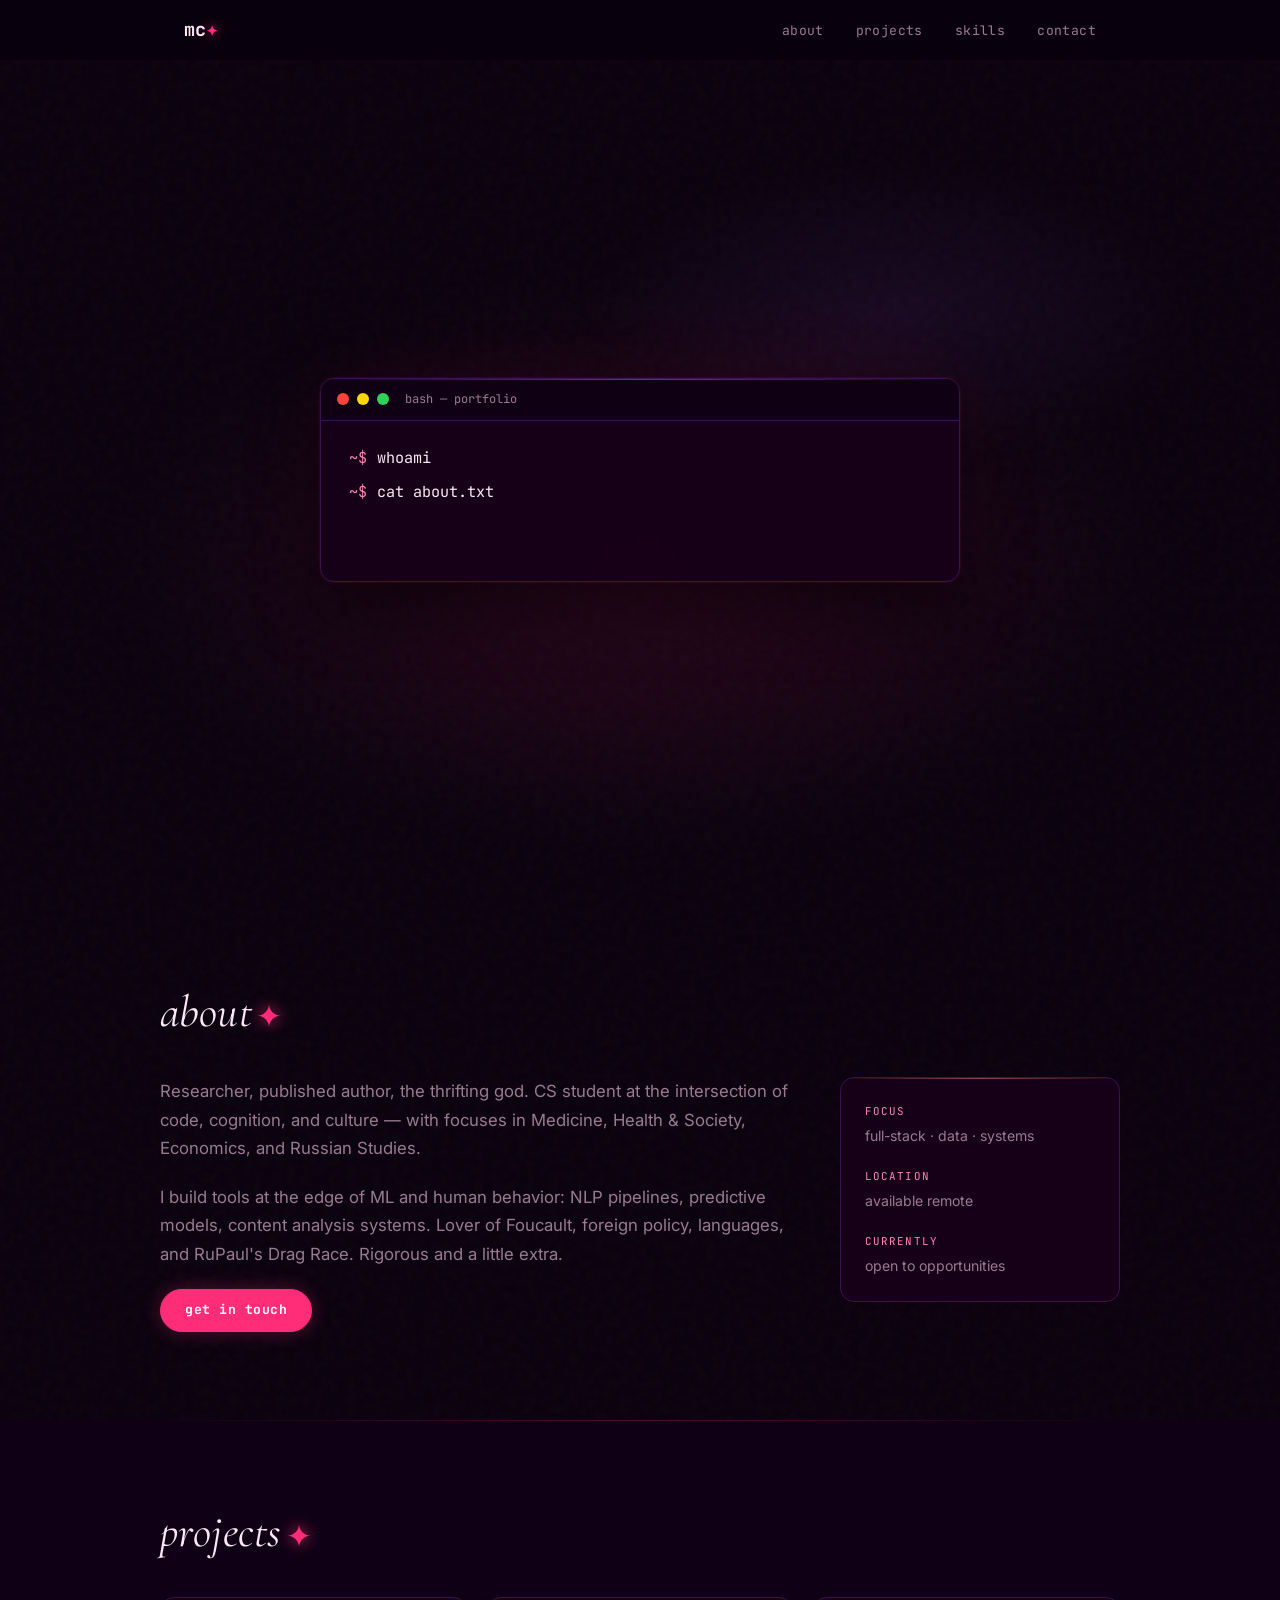
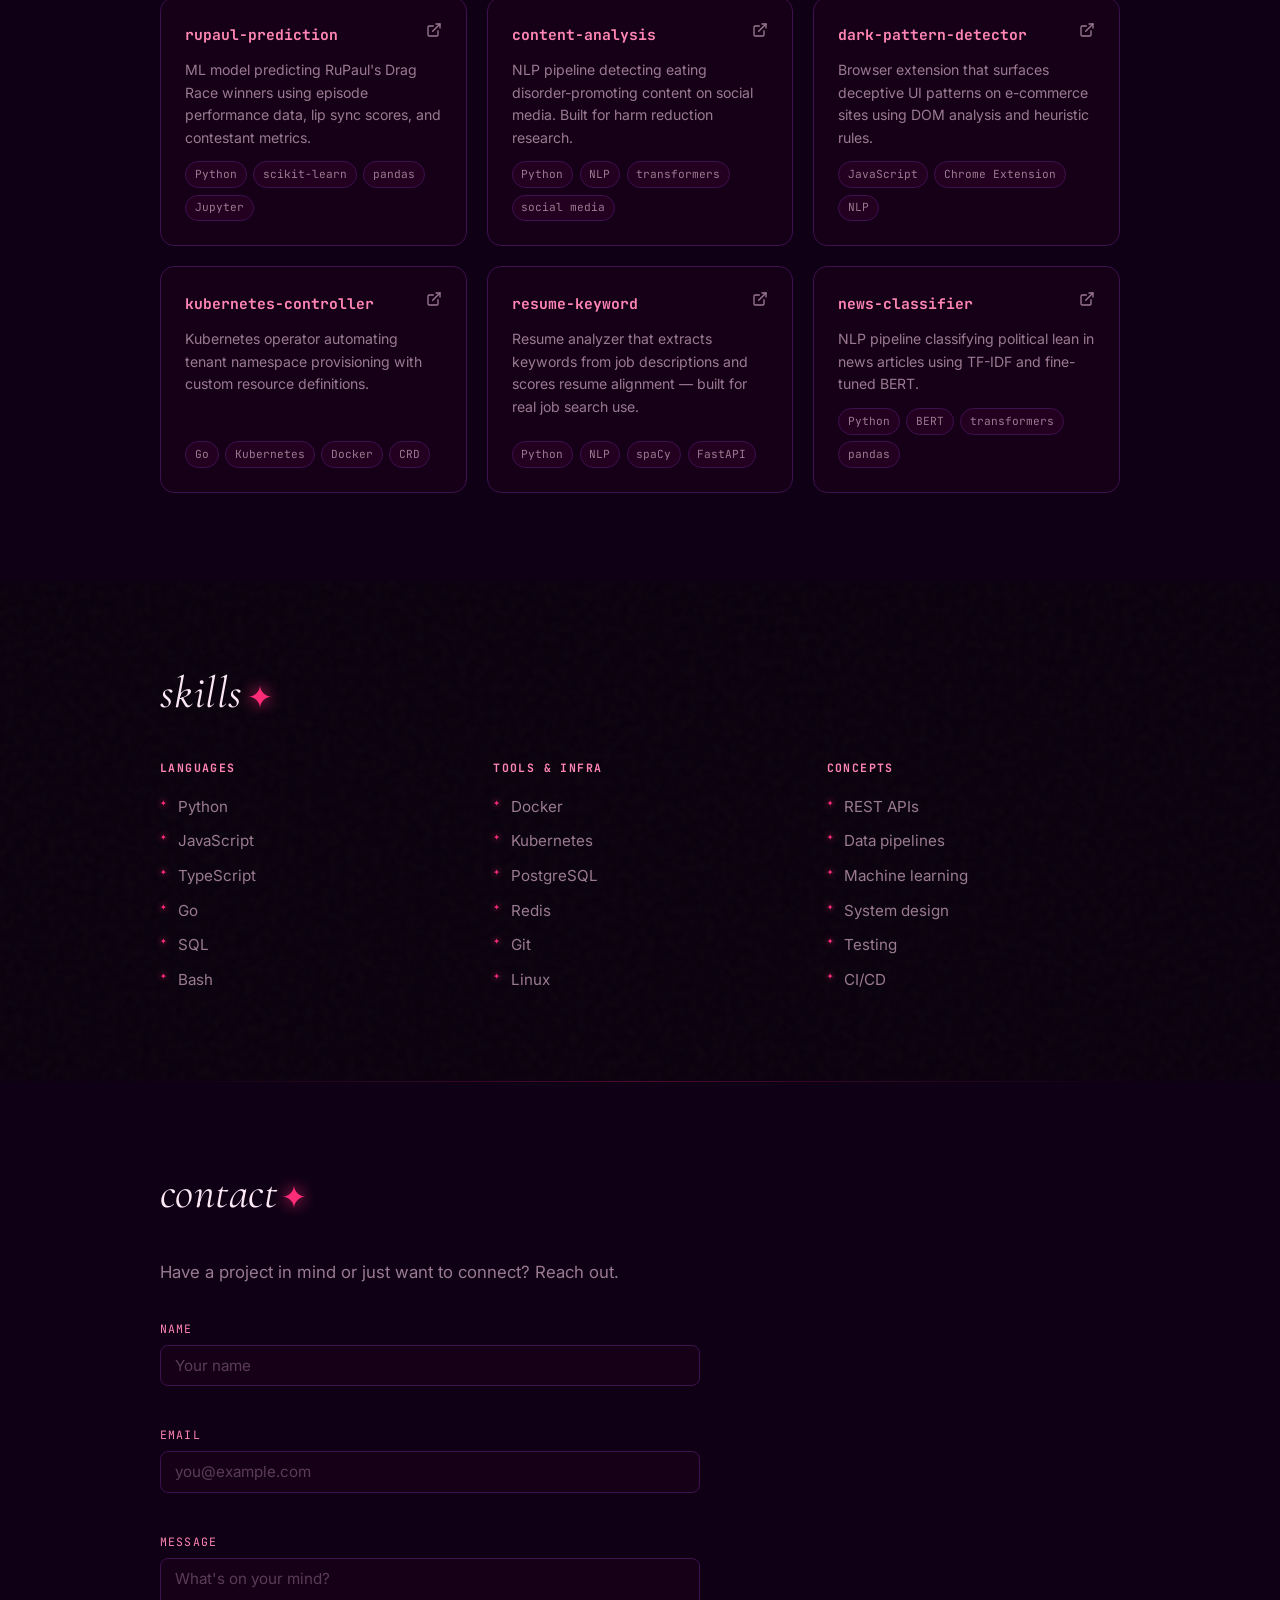
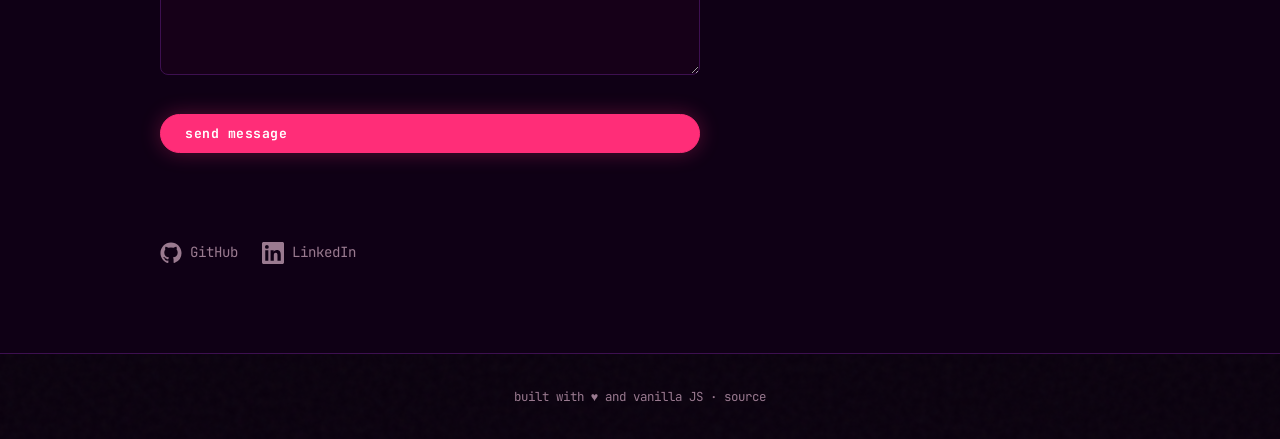
<file: personal-portfolio/index.html>
<!DOCTYPE html>
<html lang="en">

<head>
  <meta charset="UTF-8" />
  <meta name="viewport" content="width=device-width, initial-scale=1.0" />
  <meta name="description" content="Personal developer portfolio" />
  <title>Myra Clark — Developer</title>
  <link rel="stylesheet" href="style.css" />
  <link rel="preconnect" href="https://fonts.googleapis.com" />
  <link rel="preconnect" href="https://fonts.gstatic.com" crossorigin />
  <link
    href="https://fonts.googleapis.com/css2?family=JetBrains+Mono:wght@400;700&family=Inter:wght@400;500;600;700&family=Cormorant+Garamond:ital,wght@0,400;0,600;1,400&display=swap"
    rel="stylesheet" />
</head>

<body>

  <!-- ─── STICKY NAV ─── -->
  <header class="nav-wrapper" id="nav">
    <nav class="nav-inner">
      <span class="nav-logo">mc<span class="accent">✦</span></span>
      <button class="nav-toggle" aria-label="Toggle menu" aria-expanded="false">
        <span></span><span></span><span></span>
      </button>
      <ul class="nav-links" role="list">
        <li><a href="#about">about</a></li>
        <li><a href="#projects">projects</a></li>
        <li><a href="#skills">skills</a></li>
        <li><a href="#contact">contact</a></li>
      </ul>
    </nav>
  </header>

  <main>

    <!-- ─── HERO / TERMINAL ─── -->
    <section class="hero" id="hero" aria-label="Introduction">
      <div class="hero-bg" aria-hidden="true"></div>
      <div class="terminal" role="region" aria-label="Terminal intro">
        <div class="terminal-bar">
          <span class="dot dot--red"></span>
          <span class="dot dot--yellow"></span>
          <span class="dot dot--green"></span>
          <span class="terminal-title">bash — portfolio</span>
        </div>
        <div class="terminal-body">
          <div class="terminal-line">
            <span class="prompt">~$</span>
            <span class="typed" id="typed-line-1"></span>
            <span class="cursor" id="cursor-1" aria-hidden="true">▋</span>
          </div>
          <div class="terminal-line" id="line-2" hidden>
            <span class="prompt">~$</span>
            <span class="typed" id="typed-line-2"></span>
            <span class="cursor" id="cursor-2" aria-hidden="true">▋</span>
          </div>
          <div class="terminal-output" id="terminal-output" hidden>
            <p>Hey divas. I'm <strong>Myra May Clark</strong>.</p>
            <p>Writer, builder, and advocate.</p>
            <p class="output-hint">↓ scroll to explore</p>
          </div>
        </div>
      </div>
    </section>

    <!-- ─── ABOUT ─── -->
    <section class="section" id="about">
      <div class="container">
        <h2 class="section-title">about<span class="accent">✦</span></h2>
        <div class="about-grid">
          <div class="about-text">
            <p>
              Researcher, published author, the thrifting god. CS student at the intersection
              of code, cognition, and culture — with focuses in Medicine, Health &amp; Society,
              Economics, and Russian Studies.
            </p>
            <p>
              I build tools at the edge of ML and human behavior: NLP pipelines, predictive
              models, content analysis systems. Lover of Foucault, foreign policy, languages,
              and RuPaul's Drag Race. Rigorous and a little extra.
            </p>
            <a href="#contact" class="btn btn--primary">get in touch</a>
          </div>
          <div class="about-card">
            <ul class="about-stats" role="list">
              <li>
                <span class="stat-label">focus</span>
                <span class="stat-value">full-stack · data · systems</span>
              </li>
              <li>
                <span class="stat-label">location</span>
                <span class="stat-value">available remote</span>
              </li>
              <li>
                <span class="stat-label">currently</span>
                <span class="stat-value">open to opportunities</span>
              </li>
            </ul>
          </div>
        </div>
      </div>
    </section>

    <!-- ─── PROJECTS ─── -->
    <section class="section section--alt" id="projects">
      <div class="container">
        <h2 class="section-title">projects<span class="accent">✦</span></h2>
        <div class="project-grid" id="project-grid">
          <!-- Cards injected by projects.js -->
        </div>
      </div>
    </section>

    <!-- ─── SKILLS ─── -->
    <section class="section" id="skills">
      <div class="container">
        <h2 class="section-title">skills<span class="accent">✦</span></h2>
        <div class="skills-groups">
          <div class="skill-group">
            <h3 class="skill-group-label">languages</h3>
            <ul class="skill-list" role="list">
              <li>Python</li>
              <li>JavaScript</li>
              <li>TypeScript</li>
              <li>Go</li>
              <li>SQL</li>
              <li>Bash</li>
            </ul>
          </div>
          <div class="skill-group">
            <h3 class="skill-group-label">tools &amp; infra</h3>
            <ul class="skill-list" role="list">
              <li>Docker</li>
              <li>Kubernetes</li>
              <li>PostgreSQL</li>
              <li>Redis</li>
              <li>Git</li>
              <li>Linux</li>
            </ul>
          </div>
          <div class="skill-group">
            <h3 class="skill-group-label">concepts</h3>
            <ul class="skill-list" role="list">
              <li>REST APIs</li>
              <li>Data pipelines</li>
              <li>Machine learning</li>
              <li>System design</li>
              <li>Testing</li>
              <li>CI/CD</li>
            </ul>
          </div>
        </div>
      </div>
    </section>

    <!-- ─── CONTACT ─── -->
    <section class="section section--alt" id="contact">
      <div class="container">
        <h2 class="section-title">contact<span class="accent">✦</span></h2>
        <p class="contact-intro">Have a project in mind or just want to connect? Reach out.</p>
        <form class="contact-form" id="contact-form" novalidate>
          <div class="form-row">
            <label for="name">name</label>
            <input type="text" id="name" name="name" autocomplete="name" required placeholder="Your name" />
            <span class="field-error" aria-live="polite"></span>
          </div>
          <div class="form-row">
            <label for="email">email</label>
            <input type="email" id="email" name="email" autocomplete="email" required placeholder="you@example.com" />
            <span class="field-error" aria-live="polite"></span>
          </div>
          <div class="form-row">
            <label for="message">message</label>
            <textarea id="message" name="message" rows="5" required placeholder="What's on your mind?"></textarea>
            <span class="field-error" aria-live="polite"></span>
          </div>
          <button type="submit" class="btn btn--primary">send message</button>
          <p class="form-status" id="form-status" aria-live="polite"></p>
        </form>
        <div class="contact-links">
          <a href="https://github.com/myramay" target="_blank" rel="noopener noreferrer" aria-label="GitHub">
            <svg xmlns="http://www.w3.org/2000/svg" width="22" height="22" viewBox="0 0 24 24" fill="currentColor"
              aria-hidden="true">
              <path
                d="M12 .5C5.65.5.5 5.65.5 12c0 5.1 3.29 9.42 7.86 10.95.58.1.79-.25.79-.55v-2.1c-3.2.7-3.87-1.54-3.87-1.54-.52-1.33-1.28-1.69-1.28-1.69-1.04-.71.08-.7.08-.7 1.15.08 1.76 1.18 1.76 1.18 1.02 1.75 2.68 1.24 3.33.95.1-.74.4-1.24.72-1.53-2.55-.29-5.23-1.27-5.23-5.67 0-1.25.45-2.28 1.18-3.08-.12-.29-.51-1.46.11-3.04 0 0 .96-.31 3.15 1.18a10.94 10.94 0 0 1 5.74 0c2.18-1.49 3.14-1.18 3.14-1.18.63 1.58.24 2.75.12 3.04.74.8 1.18 1.83 1.18 3.08 0 4.41-2.69 5.38-5.25 5.66.41.36.78 1.07.78 2.16v3.2c0 .3.2.66.8.55A11.51 11.51 0 0 0 23.5 12C23.5 5.65 18.35.5 12 .5z" />
            </svg>
            GitHub
          </a>
          <a href="https://linkedin.com/in/myraclark" target="_blank" rel="noopener noreferrer" aria-label="LinkedIn">
            <svg xmlns="http://www.w3.org/2000/svg" width="22" height="22" viewBox="0 0 24 24" fill="currentColor"
              aria-hidden="true">
              <path
                d="M20.45 20.45h-3.56v-5.57c0-1.33-.03-3.04-1.85-3.04-1.85 0-2.14 1.45-2.14 2.94v5.67H9.35V9h3.41v1.56h.05c.48-.9 1.64-1.85 3.37-1.85 3.6 0 4.27 2.37 4.27 5.45v6.29zM5.34 7.43a2.07 2.07 0 1 1 0-4.14 2.07 2.07 0 0 1 0 4.14zM6.9 20.45H3.56V9H6.9v11.45zM22.22 0H1.77C.79 0 0 .77 0 1.72v20.56C0 23.23.79 24 1.77 24h20.45c.98 0 1.78-.77 1.78-1.72V1.72C24 .77 23.2 0 22.22 0z" />
            </svg>
            LinkedIn
          </a>
        </div>
      </div>
    </section>

  </main>

  <footer class="footer">
    <p>built with ♥ and vanilla JS · <a href="https://github.com/myraclark/personal-portfolio" target="_blank"
        rel="noopener noreferrer">source</a></p>
  </footer>

  <script src="projects.js"></script>
  <script src="script.js"></script>
</body>

</html>
</file>
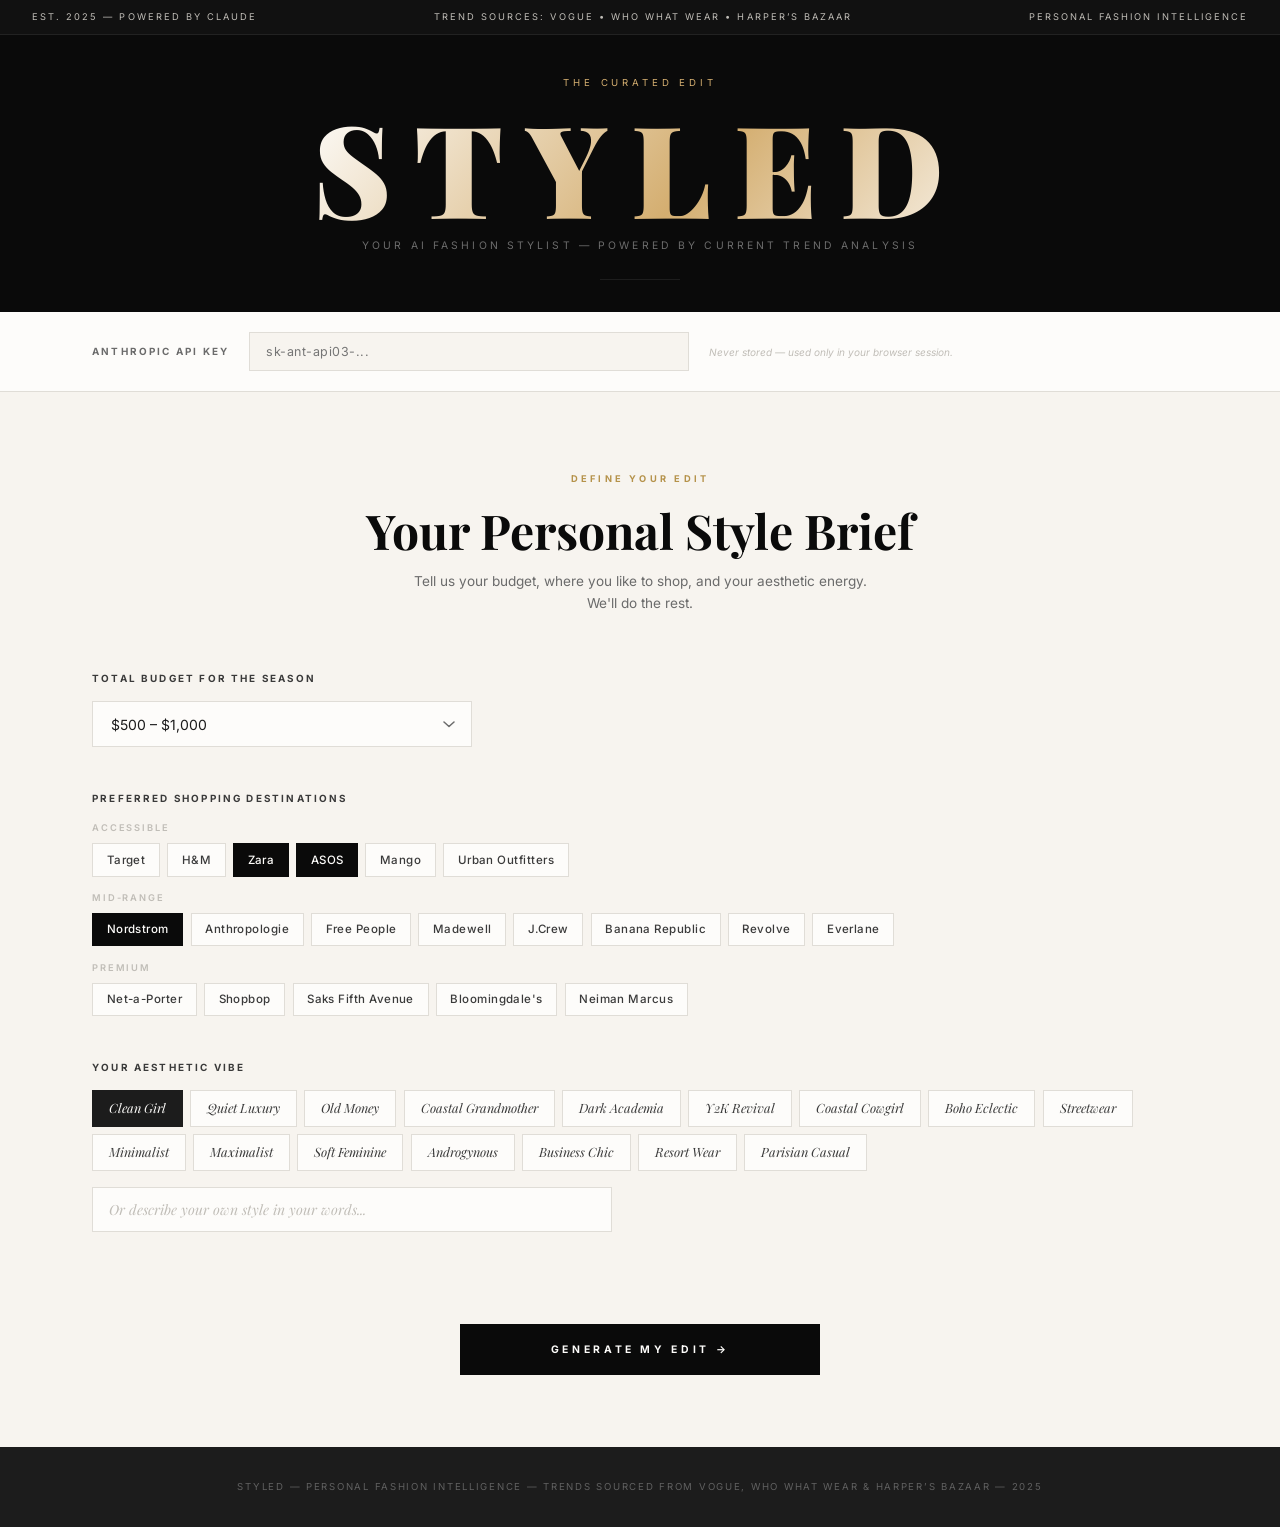
<file: personal-stylist/index.html>
<!DOCTYPE html>
<html lang="en">
<head>
  <meta charset="UTF-8">
  <meta name="viewport" content="width=device-width, initial-scale=1.0">
  <title>STYLED — Personal Fashion Intelligence</title>
  <link rel="preconnect" href="https://fonts.googleapis.com">
  <link rel="preconnect" href="https://fonts.gstatic.com" crossorigin>
  <link href="https://fonts.googleapis.com/css2?family=Playfair+Display:ital,wght@0,400;0,600;0,700;0,900;1,400;1,600&family=Inter:wght@300;400;500;600;700&display=swap" rel="stylesheet">

  <style>
    /* ===== CSS VARIABLES ===== */
    :root {
      --cream: #F7F4EF;
      --warm-white: #FDFCFA;
      --black: #0A0A0A;
      --charcoal: #1C1C1C;
      --dark-gray: #3A3A3A;
      --mid-gray: #6B6B6B;
      --light-gray: #C0BDB7;
      --border: #E0DDD7;
      --gold: #B5924A;
      --gold-light: #D4AE70;
      --error: #8B3A3A;
    }

    /* ===== RESET & BASE ===== */
    *, *::before, *::after { box-sizing: border-box; margin: 0; padding: 0; }
    html { font-size: 16px; scroll-behavior: smooth; }
    body {
      font-family: 'Inter', sans-serif;
      background: var(--cream);
      color: var(--charcoal);
      line-height: 1.6;
      min-height: 100vh;
    }
    .container { max-width: 1160px; margin: 0 auto; padding: 0 2rem; }

    /* ===== MASTHEAD ===== */
    header { background: var(--black); }

    .issue-bar {
      display: flex;
      justify-content: space-between;
      align-items: center;
      padding: 0.6rem 2rem;
      background: #111;
      font-size: 0.58rem;
      letter-spacing: 0.22em;
      text-transform: uppercase;
      color: var(--light-gray);
      border-bottom: 1px solid #222;
    }

    .masthead-main {
      text-align: center;
      padding: 2.5rem 2rem 2rem;
    }

    .masthead-eyebrow {
      font-size: 0.6rem;
      letter-spacing: 0.4em;
      text-transform: uppercase;
      color: var(--gold-light);
      margin-bottom: 0.75rem;
      display: block;
    }

    .logo {
      font-family: 'Playfair Display', serif;
      font-size: clamp(4.5rem, 12vw, 8rem);
      font-weight: 900;
      letter-spacing: 0.18em;
      line-height: 1;
      background: linear-gradient(130deg, #fff 20%, var(--gold-light) 55%, #fff 85%);
      -webkit-background-clip: text;
      -webkit-text-fill-color: transparent;
      background-clip: text;
      margin-bottom: 0.5rem;
    }

    .masthead-sub {
      font-size: 0.65rem;
      letter-spacing: 0.3em;
      text-transform: uppercase;
      color: rgba(255,255,255,0.4);
    }

    .masthead-rule {
      border: none;
      border-top: 1px solid rgba(255,255,255,0.08);
      margin: 1.5rem auto 0;
      width: 80px;
    }

    /* ===== API SECTION ===== */
    .api-strip {
      background: var(--warm-white);
      border-bottom: 1px solid var(--border);
      padding: 1.25rem 0;
    }

    .api-inner {
      display: flex;
      align-items: center;
      gap: 1.25rem;
      flex-wrap: wrap;
    }

    .api-label {
      font-size: 0.62rem;
      font-weight: 700;
      letter-spacing: 0.22em;
      text-transform: uppercase;
      color: var(--mid-gray);
      white-space: nowrap;
    }

    .api-input {
      flex: 1;
      min-width: 260px;
      max-width: 440px;
      padding: 0.7rem 1rem;
      font-family: 'Inter', monospace;
      font-size: 0.78rem;
      letter-spacing: 0.04em;
      border: 1px solid var(--border);
      background: var(--cream);
      color: var(--charcoal);
      border-radius: 0;
      outline: none;
      transition: border-color 0.2s;
    }
    .api-input:focus { border-color: var(--charcoal); }

    .api-note {
      font-size: 0.63rem;
      color: var(--light-gray);
      font-style: italic;
    }

    /* ===== FORM SECTION ===== */
    .form-section { padding: 4.5rem 0; }

    .section-header { text-align: center; margin-bottom: 3.5rem; }

    .section-tag {
      display: inline-block;
      font-size: 0.58rem;
      font-weight: 700;
      letter-spacing: 0.35em;
      text-transform: uppercase;
      color: var(--gold);
      margin-bottom: 0.9rem;
    }

    .section-title {
      font-family: 'Playfair Display', serif;
      font-size: clamp(2rem, 4vw, 3rem);
      font-weight: 700;
      color: var(--black);
      line-height: 1.2;
      margin-bottom: 0.75rem;
    }

    .section-sub {
      font-size: 0.85rem;
      color: var(--mid-gray);
      max-width: 480px;
      margin: 0 auto;
    }

    .form-stack { display: flex; flex-direction: column; gap: 2.75rem; }

    .form-group > label, .form-group-label {
      display: block;
      font-size: 0.62rem;
      font-weight: 700;
      letter-spacing: 0.22em;
      text-transform: uppercase;
      color: var(--dark-gray);
      margin-bottom: 0.9rem;
    }

    /* Budget */
    .form-select {
      width: 100%;
      max-width: 380px;
      padding: 0.85rem 2.5rem 0.85rem 1.1rem;
      font-family: 'Inter', sans-serif;
      font-size: 0.875rem;
      border: 1px solid var(--border);
      background: var(--warm-white);
      color: var(--charcoal);
      border-radius: 0;
      appearance: none;
      background-image: url("data:image/svg+xml,%3Csvg xmlns='http://www.w3.org/2000/svg' width='12' height='7' viewBox='0 0 12 7'%3E%3Cpath d='M1 1l5 4.5L11 1' stroke='%236B6B6B' stroke-width='1.5' fill='none' stroke-linecap='round' stroke-linejoin='round'/%3E%3C/svg%3E");
      background-repeat: no-repeat;
      background-position: right 1rem center;
      cursor: pointer;
      outline: none;
      transition: border-color 0.2s;
    }
    .form-select:focus { border-color: var(--charcoal); }

    /* Store chips */
    .store-section-label {
      font-size: 0.58rem;
      font-weight: 600;
      letter-spacing: 0.2em;
      text-transform: uppercase;
      color: var(--light-gray);
      margin: 0.9rem 0 0.45rem;
    }
    .store-section-label:first-child { margin-top: 0; }

    .chips-row { display: flex; flex-wrap: wrap; gap: 0.45rem; }

    .chip input[type="checkbox"] { display: none; }
    .chip label {
      display: inline-block;
      padding: 0.4rem 0.85rem;
      font-size: 0.72rem;
      font-weight: 500;
      letter-spacing: 0.04em;
      border: 1px solid var(--border);
      background: var(--warm-white);
      color: var(--dark-gray);
      cursor: pointer;
      transition: all 0.15s;
      user-select: none;
      margin: 0;
    }
    .chip input:checked + label {
      background: var(--black);
      border-color: var(--black);
      color: var(--warm-white);
    }
    .chip label:hover { border-color: var(--dark-gray); }

    /* Aesthetic pills */
    .aesthetic-row { display: flex; flex-wrap: wrap; gap: 0.45rem; margin-bottom: 1rem; }

    .a-pill input[type="radio"] { display: none; }
    .a-pill label {
      display: inline-block;
      padding: 0.45rem 1rem;
      font-family: 'Playfair Display', serif;
      font-style: italic;
      font-size: 0.8rem;
      border: 1px solid var(--border);
      background: var(--warm-white);
      color: var(--dark-gray);
      cursor: pointer;
      transition: all 0.15s;
      user-select: none;
      margin: 0;
    }
    .a-pill input:checked + label {
      background: var(--charcoal);
      border-color: var(--charcoal);
      color: var(--warm-white);
    }
    .a-pill label:hover { border-color: var(--charcoal); }

    .custom-vibe {
      width: 100%;
      max-width: 520px;
      padding: 0.75rem 1rem;
      font-family: 'Playfair Display', serif;
      font-style: italic;
      font-size: 0.875rem;
      border: 1px solid var(--border);
      background: var(--warm-white);
      color: var(--charcoal);
      border-radius: 0;
      outline: none;
      transition: border-color 0.2s;
    }
    .custom-vibe:focus { border-color: var(--charcoal); }
    .custom-vibe::placeholder { color: var(--light-gray); }

    /* Error */
    .error-box {
      background: #FDF0F0;
      border: 1px solid #D9AAAA;
      color: var(--error);
      padding: 0.9rem 1.1rem;
      font-size: 0.8rem;
      margin-top: 1.5rem;
      display: none;
    }

    /* Generate button */
    .btn-generate {
      display: block;
      width: 100%;
      max-width: 360px;
      margin: 3rem auto 0;
      padding: 1.2rem 2rem;
      font-family: 'Inter', sans-serif;
      font-size: 0.65rem;
      font-weight: 700;
      letter-spacing: 0.35em;
      text-transform: uppercase;
      background: var(--black);
      color: var(--warm-white);
      border: none;
      cursor: pointer;
      position: relative;
      overflow: hidden;
      transition: opacity 0.3s;
    }
    .btn-generate::after {
      content: '';
      position: absolute;
      inset: 0;
      background: linear-gradient(90deg, var(--gold), var(--gold-light));
      transform: translateX(-100%);
      transition: transform 0.35s ease;
    }
    .btn-generate:hover::after { transform: translateX(0); }
    .btn-generate span { position: relative; z-index: 1; }
    .btn-generate:disabled { opacity: 0.4; cursor: not-allowed; }
    .btn-generate:disabled::after { display: none; }

    /* ===== LOADING ===== */
    .loading-section {
      display: none;
      padding: 7rem 2rem;
      text-align: center;
      background: var(--warm-white);
      border-top: 1px solid var(--border);
      border-bottom: 1px solid var(--border);
    }

    .loading-dots {
      display: flex;
      justify-content: center;
      gap: 0.55rem;
      margin-bottom: 2.5rem;
    }
    .dot {
      width: 7px; height: 7px;
      background: var(--gold);
      border-radius: 50%;
      animation: pulse 1.4s ease-in-out infinite;
    }
    .dot:nth-child(1) { animation-delay: 0s; }
    .dot:nth-child(2) { animation-delay: 0.22s; }
    .dot:nth-child(3) { animation-delay: 0.44s; }

    @keyframes pulse {
      0%, 80%, 100% { opacity: 0.25; transform: scale(0.75); }
      40% { opacity: 1; transform: scale(1); }
    }

    .loading-headline {
      font-family: 'Playfair Display', serif;
      font-style: italic;
      font-size: 1.6rem;
      color: var(--charcoal);
      margin-bottom: 0.75rem;
    }

    .loading-status {
      font-size: 0.72rem;
      letter-spacing: 0.2em;
      text-transform: uppercase;
      color: var(--mid-gray);
      min-height: 1.5em;
      transition: opacity 0.4s;
    }
    .loading-status.fade { opacity: 0; }

    /* ===== RESULTS ===== */
    .results-section { display: none; padding-bottom: 6rem; }

    /* Trend banner */
    .trend-banner {
      background: var(--black);
      color: var(--warm-white);
      padding: 4.5rem 2rem;
      margin-bottom: 4rem;
    }

    .trend-inner {
      max-width: 860px;
      margin: 0 auto;
      text-align: center;
    }

    .trend-eyebrow {
      font-size: 0.58rem;
      letter-spacing: 0.38em;
      text-transform: uppercase;
      color: var(--gold-light);
      display: block;
      margin-bottom: 1.5rem;
    }

    .trend-headline {
      font-family: 'Playfair Display', serif;
      font-style: italic;
      font-weight: 400;
      font-size: clamp(1.4rem, 3.5vw, 2.2rem);
      line-height: 1.5;
      color: rgba(255,255,255,0.92);
      margin-bottom: 2.5rem;
    }

    .trend-sources-row {
      display: flex;
      justify-content: center;
      gap: 0;
      flex-wrap: wrap;
      padding-top: 2rem;
      border-top: 1px solid rgba(255,255,255,0.1);
    }

    .trend-src {
      font-size: 0.68rem;
      color: rgba(255,255,255,0.5);
      font-style: italic;
      padding: 0.25rem 1.25rem;
      border-right: 1px solid rgba(255,255,255,0.12);
    }
    .trend-src:last-child { border-right: none; }
    .trend-src::before { content: '↗ '; color: var(--gold-light); }

    /* Results header */
    .results-hdr {
      text-align: center;
      margin-bottom: 3rem;
    }
    .results-count {
      font-size: 0.6rem;
      letter-spacing: 0.3em;
      text-transform: uppercase;
      color: var(--gold);
      display: block;
      margin-bottom: 0.75rem;
    }
    .results-title {
      font-family: 'Playfair Display', serif;
      font-size: clamp(1.75rem, 3vw, 2.5rem);
      font-weight: 700;
      color: var(--black);
    }

    /* Items grid */
    .items-grid {
      display: grid;
      grid-template-columns: repeat(3, 1fr);
      gap: 1px;
      background: var(--border);
      border: 1px solid var(--border);
    }

    /* Item card */
    .item-card {
      background: var(--warm-white);
      padding: 2rem 1.75rem;
      display: flex;
      flex-direction: column;
      gap: 0.875rem;
      opacity: 0;
      animation: slideIn 0.55s ease forwards;
    }

    @keyframes slideIn {
      from { opacity: 0; transform: translateY(18px); }
      to { opacity: 1; transform: translateY(0); }
    }

    .card-top {
      display: flex;
      justify-content: space-between;
      align-items: flex-start;
    }

    .item-num {
      font-size: 0.55rem;
      letter-spacing: 0.28em;
      color: var(--light-gray);
      font-weight: 600;
    }

    .item-cat {
      font-size: 0.52rem;
      font-weight: 700;
      letter-spacing: 0.22em;
      text-transform: uppercase;
      color: var(--gold);
      padding: 0.28rem 0.55rem;
      border: 1px solid var(--gold);
    }

    .item-name {
      font-family: 'Playfair Display', serif;
      font-size: 1.1rem;
      font-weight: 600;
      font-style: italic;
      color: var(--black);
      line-height: 1.35;
    }

    .item-desc {
      font-size: 0.8rem;
      color: var(--dark-gray);
      line-height: 1.7;
    }

    .item-trend-block {
      padding: 0.75rem 0;
      border-top: 1px solid var(--border);
      border-bottom: 1px solid var(--border);
    }

    .trend-micro-label {
      font-size: 0.52rem;
      letter-spacing: 0.22em;
      text-transform: uppercase;
      color: var(--light-gray);
      font-weight: 600;
      margin-bottom: 0.3rem;
    }

    .trend-micro-text {
      font-family: 'Playfair Display', serif;
      font-style: italic;
      font-size: 0.82rem;
      color: var(--charcoal);
      line-height: 1.55;
    }

    .item-bottom { display: flex; align-items: baseline; justify-content: space-between; gap: 0.5rem; }

    .item-price {
      font-size: 0.95rem;
      font-weight: 700;
      color: var(--black);
      white-space: nowrap;
    }

    .item-styling {
      font-size: 0.73rem;
      color: var(--mid-gray);
      font-style: italic;
      line-height: 1.55;
      flex: 1;
      text-align: right;
    }

    .item-stores {
      display: flex;
      flex-wrap: wrap;
      gap: 0.38rem;
      margin-top: auto;
      padding-top: 1rem;
      border-top: 1px solid var(--border);
    }

    .store-btn {
      display: inline-block;
      padding: 0.32rem 0.65rem;
      font-size: 0.6rem;
      font-weight: 600;
      letter-spacing: 0.1em;
      text-transform: uppercase;
      color: var(--dark-gray);
      border: 1px solid var(--border);
      text-decoration: none;
      transition: all 0.15s;
      background: var(--cream);
    }
    .store-btn:hover {
      background: var(--black);
      color: var(--warm-white);
      border-color: var(--black);
    }

    /* ===== FOOTER ===== */
    footer {
      background: var(--charcoal);
      color: rgba(255,255,255,0.3);
      text-align: center;
      padding: 2rem;
      font-size: 0.6rem;
      letter-spacing: 0.18em;
      text-transform: uppercase;
    }
    footer a { color: rgba(255,255,255,0.4); text-decoration: none; }

    /* ===== DIVIDER ===== */
    .rule-divider {
      display: flex;
      align-items: center;
      gap: 1rem;
      margin: 0;
      padding: 2.5rem 0;
    }
    .rule-divider::before, .rule-divider::after {
      content: ''; flex: 1; border-top: 1px solid var(--border);
    }
    .rule-divider span {
      font-size: 0.55rem;
      letter-spacing: 0.3em;
      text-transform: uppercase;
      color: var(--light-gray);
      font-weight: 600;
    }

    /* ===== RESPONSIVE ===== */
    @media (max-width: 920px) {
      .items-grid { grid-template-columns: repeat(2, 1fr); }
    }
    @media (max-width: 580px) {
      .items-grid { grid-template-columns: 1fr; }
      .logo { font-size: 4rem; }
      .api-inner { flex-direction: column; align-items: flex-start; }
      .api-input { max-width: 100%; }
    }
  </style>
</head>
<body>

<!-- ===== HEADER ===== -->
<header>
  <div class="issue-bar">
    <span>Est. 2025 &mdash; Powered by Claude</span>
    <span>Trend Sources: Vogue &bull; Who What Wear &bull; Harper&rsquo;s Bazaar</span>
    <span>Personal Fashion Intelligence</span>
  </div>
  <div class="masthead-main">
    <span class="masthead-eyebrow">The Curated Edit</span>
    <div class="logo">STYLED</div>
    <div class="masthead-sub">Your AI Fashion Stylist &mdash; Powered by Current Trend Analysis</div>
    <hr class="masthead-rule">
  </div>
</header>

<!-- ===== API KEY ===== -->
<div class="api-strip">
  <div class="container">
    <div class="api-inner">
      <span class="api-label">Anthropic API Key</span>
      <input
        class="api-input"
        type="password"
        id="apiKey"
        placeholder="sk-ant-api03-..."
        autocomplete="off"
      />
      <span class="api-note">Never stored &mdash; used only in your browser session.</span>
    </div>
  </div>
</div>

<!-- ===== FORM ===== -->
<section class="form-section">
  <div class="container">

    <div class="section-header">
      <span class="section-tag">Define Your Edit</span>
      <h2 class="section-title">Your Personal Style Brief</h2>
      <p class="section-sub">Tell us your budget, where you like to shop, and your aesthetic energy. We'll do the rest.</p>
    </div>

    <form id="styleForm" class="form-stack">

      <!-- Budget -->
      <div class="form-group">
        <label for="budget">Total Budget for the Season</label>
        <select id="budget" class="form-select">
          <option value="under $500 spread across 9 pieces">Under $500</option>
          <option value="$500–$1,000 spread across 9 pieces" selected>$500 – $1,000</option>
          <option value="$1,000–$2,500 spread across 9 pieces">$1,000 – $2,500</option>
          <option value="$2,500–$5,000 spread across 9 pieces">$2,500 – $5,000</option>
          <option value="investment pieces with no strict limit — prioritize quality and longevity">Investment Pieces (No Limit)</option>
        </select>
      </div>

      <!-- Stores -->
      <div class="form-group">
        <div class="form-group-label">Preferred Shopping Destinations</div>

        <div class="store-section-label">Accessible</div>
        <div class="chips-row" id="storeChips-accessible"></div>

        <div class="store-section-label">Mid-Range</div>
        <div class="chips-row" id="storeChips-mid"></div>

        <div class="store-section-label">Premium</div>
        <div class="chips-row" id="storeChips-premium"></div>
      </div>

      <!-- Aesthetic -->
      <div class="form-group">
        <div class="form-group-label">Your Aesthetic Vibe</div>
        <div class="aesthetic-row" id="aestheticPills"></div>
        <input
          class="custom-vibe"
          type="text"
          id="customVibe"
          placeholder="Or describe your own style in your words..."
        />
      </div>

      <div id="errorBox" class="error-box"></div>

      <button type="submit" class="btn-generate" id="generateBtn">
        <span>Generate My Edit &rarr;</span>
      </button>

    </form>

  </div>
</section>

<!-- ===== LOADING ===== -->
<section class="loading-section" id="loadingSection">
  <div class="loading-dots">
    <div class="dot"></div>
    <div class="dot"></div>
    <div class="dot"></div>
  </div>
  <div class="loading-headline">Curating your personal edit&hellip;</div>
  <div class="loading-status" id="loadingStatus">Scanning the runways</div>
</section>

<!-- ===== RESULTS ===== -->
<section class="results-section" id="resultsSection">

  <!-- Trend Banner -->
  <div class="trend-banner" id="trendBanner">
    <div class="trend-inner">
      <span class="trend-eyebrow">The Season&rsquo;s Macro Trends &mdash; Spring/Summer 2025</span>
      <p class="trend-headline" id="trendSummaryText"></p>
      <div class="trend-sources-row" id="trendSourcesRow"></div>
    </div>
  </div>

  <!-- Shopping List -->
  <div class="container">
    <div class="results-hdr">
      <span class="results-count" id="resultsCount"></span>
      <h2 class="results-title">Your Curated Shopping List</h2>
    </div>
    <div class="items-grid" id="itemsGrid"></div>
  </div>

</section>

<!-- ===== FOOTER ===== -->
<footer>
  <span>STYLED &mdash; Personal Fashion Intelligence &mdash; Trends sourced from Vogue, Who What Wear &amp; Harper&rsquo;s Bazaar &mdash; 2025</span>
</footer>


<script>
  /* ===== CONSTANTS ===== */

  const STORES = {
    accessible: ['Target', 'H&M', 'Zara', 'ASOS', 'Mango', 'Urban Outfitters'],
    mid: ['Nordstrom', 'Anthropologie', 'Free People', 'Madewell', "J.Crew", 'Banana Republic', 'Revolve', 'Everlane'],
    premium: ['Net-a-Porter', 'Shopbop', 'Saks Fifth Avenue', "Bloomingdale's", 'Neiman Marcus']
  };

  const STORE_SEARCH_URLS = {
    'Target':           q => `https://www.target.com/s?searchTerm=${enc(q)}`,
    'H&M':             q => `https://www2.hm.com/en_us/search-results.html?q=${enc(q)}`,
    'Zara':            q => `https://www.zara.com/us/en/search?searchTerm=${enc(q)}`,
    'ASOS':            q => `https://www.asos.com/search/?q=${enc(q)}`,
    'Mango':           q => `https://shop.mango.com/us/en/search?q=${enc(q)}`,
    'Urban Outfitters':q => `https://www.urbanoutfitters.com/search#?q=${enc(q)}`,
    'Nordstrom':       q => `https://www.nordstrom.com/sr?keyword=${enc(q)}`,
    'Anthropologie':   q => `https://www.anthropologie.com/search?q=${enc(q)}`,
    'Free People':     q => `https://www.freepeople.com/search/?q=${enc(q)}`,
    'Madewell':        q => `https://www.madewell.com/catalog/search.action?searchString=${enc(q)}`,
    "J.Crew":          q => `https://www.jcrew.com/search2/index.jsp?q=${enc(q)}`,
    'Banana Republic': q => `https://bananarepublic.gap.com/browse/search.do?searchText=${enc(q)}`,
    'Revolve':         q => `https://www.revolve.com/r/Search.jsp?s=${enc(q)}`,
    'Everlane':        q => `https://www.everlane.com/search?query=${enc(q)}`,
    'Net-a-Porter':    q => `https://www.net-a-porter.com/en-us/shop/search?q=${enc(q)}`,
    'Shopbop':         q => `https://www.shopbop.com/s?s=${enc(q)}`,
    'Saks Fifth Avenue': q => `https://www.saksfifthavenue.com/search?searchTerm=${enc(q)}`,
    "Bloomingdale's":  q => `https://www.bloomingdales.com/shop/search?keyword=${enc(q)}`,
    'Neiman Marcus':   q => `https://www.neimanmarcus.com/search.jsp?q=${enc(q)}`,
  };

  const AESTHETICS = [
    'Clean Girl', 'Quiet Luxury', 'Old Money', 'Coastal Grandmother',
    'Dark Academia', 'Y2K Revival', 'Coastal Cowgirl', 'Boho Eclectic',
    'Streetwear', 'Minimalist', 'Maximalist', 'Soft Feminine',
    'Androgynous', 'Business Chic', 'Resort Wear', 'Parisian Casual'
  ];

  const LOADING_MESSAGES = [
    'Scanning the runways…',
    'Analyzing Vogue\'s latest editorials…',
    'Cross-referencing Who What Wear trends…',
    'Consulting Harper\'s Bazaar archives…',
    'Reviewing street style reports…',
    'Identifying key seasonal silhouettes…',
    'Curating your personal wardrobe edit…',
    'Selecting pieces for maximum versatility…',
    'Finalizing your bespoke shopping list…',
  ];

  /* ===== HELPERS ===== */
  const enc = s => encodeURIComponent(s);
  const $ = id => document.getElementById(id);

  function extractJSON(text) {
    // Strip markdown code blocks if present
    let s = text.trim();
    if (s.startsWith('```')) {
      s = s.replace(/^```(?:json)?\n?/, '').replace(/\n?```$/, '').trim();
    }
    return JSON.parse(s);
  }

  function showError(msg) {
    const box = $('errorBox');
    box.textContent = msg;
    box.style.display = 'block';
    box.scrollIntoView({ behavior: 'smooth', block: 'nearest' });
  }

  function hideError() {
    $('errorBox').style.display = 'none';
  }

  function getSelectedStores() {
    return [...document.querySelectorAll('.store-checkbox:checked')].map(cb => cb.value);
  }

  function getAesthetic() {
    const radio = document.querySelector('.aesthetic-radio:checked');
    const custom = $('customVibe').value.trim();
    if (custom) return custom;
    if (radio) return radio.value;
    return null;
  }

  /* ===== BUILD FORM UI ===== */

  function buildStoreChips(stores, containerId) {
    const container = $(containerId);
    stores.forEach(store => {
      const chip = document.createElement('div');
      chip.className = 'chip';
      const id = 'store_' + store.replace(/[^a-z0-9]/gi, '_');
      chip.innerHTML = `
        <input type="checkbox" class="store-checkbox" id="${id}" value="${store}">
        <label for="${id}">${store}</label>
      `;
      container.appendChild(chip);
    });
  }

  function buildAestheticPills() {
    const container = $('aestheticPills');
    AESTHETICS.forEach((aesthetic, i) => {
      const pill = document.createElement('div');
      pill.className = 'a-pill';
      const id = 'aesthetic_' + i;
      pill.innerHTML = `
        <input type="radio" class="aesthetic-radio" name="aesthetic" id="${id}" value="${aesthetic}">
        <label for="${id}">${aesthetic}</label>
      `;
      container.appendChild(pill);
    });
  }

  buildStoreChips(STORES.accessible, 'storeChips-accessible');
  buildStoreChips(STORES.mid, 'storeChips-mid');
  buildStoreChips(STORES.premium, 'storeChips-premium');
  buildAestheticPills();

  // Default selections
  ['Zara', 'Nordstrom', 'ASOS'].forEach(s => {
    const el = document.getElementById('store_' + s.replace(/[^a-z0-9]/gi, '_'));
    if (el) el.checked = true;
  });
  const firstAesthetic = document.querySelector('.aesthetic-radio');
  if (firstAesthetic) firstAesthetic.checked = true;

  /* ===== LOADING MESSAGES CYCLE ===== */
  let loadingInterval = null;
  let loadingIdx = 0;

  function startLoading() {
    $('loadingSection').style.display = 'block';
    $('loadingSection').scrollIntoView({ behavior: 'smooth', block: 'start' });
    loadingIdx = 0;
    $('loadingStatus').textContent = LOADING_MESSAGES[0];
    loadingInterval = setInterval(() => {
      const statusEl = $('loadingStatus');
      statusEl.classList.add('fade');
      setTimeout(() => {
        loadingIdx = (loadingIdx + 1) % LOADING_MESSAGES.length;
        statusEl.textContent = LOADING_MESSAGES[loadingIdx];
        statusEl.classList.remove('fade');
      }, 400);
    }, 2200);
  }

  function stopLoading() {
    clearInterval(loadingInterval);
    $('loadingSection').style.display = 'none';
  }

  /* ===== RENDER RESULTS ===== */

  function renderResults(data, selectedStores) {
    // Trend banner
    $('trendSummaryText').textContent = data.trend_summary;

    const sourcesRow = $('trendSourcesRow');
    sourcesRow.innerHTML = '';
    (data.trend_sources || []).forEach(src => {
      const el = document.createElement('div');
      el.className = 'trend-src';
      el.textContent = src;
      sourcesRow.appendChild(el);
    });

    // Results header
    const count = (data.pieces || []).length;
    $('resultsCount').textContent = `${count} Curated Pieces &mdash; ${data.season || 'Spring/Summer 2025'}`;
    $('resultsCount').innerHTML = `${count} Curated Pieces &mdash; ${data.season || 'Spring/Summer 2025'}`;

    // Items grid
    const grid = $('itemsGrid');
    grid.innerHTML = '';

    (data.pieces || []).forEach((piece, idx) => {
      const card = document.createElement('div');
      card.className = 'item-card';
      card.style.animationDelay = `${idx * 0.08}s`;

      // Store links
      const storeBtns = selectedStores.map(store => {
        const urlFn = STORE_SEARCH_URLS[store];
        if (!urlFn) return '';
        const url = urlFn(piece.search_query || piece.name);
        return `<a class="store-btn" href="${url}" target="_blank" rel="noopener noreferrer">${store}</a>`;
      }).join('');

      card.innerHTML = `
        <div class="card-top">
          <span class="item-num">No. ${String(idx + 1).padStart(2, '0')}</span>
          <span class="item-cat">${piece.category || 'PIECE'}</span>
        </div>
        <div class="item-name">${piece.name}</div>
        <div class="item-desc">${piece.description}</div>
        <div class="item-trend-block">
          <div class="trend-micro-label">Why It&rsquo;s Trending</div>
          <div class="trend-micro-text">&ldquo;${piece.why_trending}&rdquo;</div>
        </div>
        <div class="item-bottom">
          <div class="item-price">${piece.price_range}</div>
          <div class="item-styling">${piece.styling_tip}</div>
        </div>
        <div class="item-stores">${storeBtns || '<span style="font-size:0.7rem;color:var(--light-gray);font-style:italic;">Search your preferred stores above</span>'}</div>
      `;

      grid.appendChild(card);
    });

    // Show results
    const resultsSection = $('resultsSection');
    resultsSection.style.display = 'block';
    resultsSection.scrollIntoView({ behavior: 'smooth', block: 'start' });
  }

  /* ===== API CALL ===== */

  async function callClaude(apiKey, budget, stores, aesthetic) {
    const storeList = stores.join(', ');

    const systemPrompt = `You are an elite personal fashion stylist with encyclopedic knowledge of current runway trends, street style, and fashion editorial coverage. You have intimate familiarity with what Vogue, Who What Wear, Harper's Bazaar, and other leading fashion publications are covering this season. Your recommendations are always specific, covetable, and perfectly calibrated to the client's lifestyle.

You MUST respond with valid JSON only. No markdown, no explanation, no preamble — just the raw JSON object.`;

    const userPrompt = `You are curating a bespoke seasonal wardrobe for a client. Draw specifically on the fashion trends currently being covered by Vogue (vogue.com) and Who What Wear (whowhatwear.com) for Spring/Summer 2025, as well as your broader editorial knowledge.

Client Profile:
- Budget: ${budget}
- Shopping preferences: ${storeList}
- Personal aesthetic: ${aesthetic}

Create a curated shopping list of exactly 9 specific pieces that form a cohesive capsule wardrobe. Each piece must:
1. Be specifically anchored to a trend currently covered by a named fashion publication
2. Be realistically available at the client's preferred stores
3. Fit proportionally within the overall budget
4. Work with at least 2 other pieces in the list (cohesion)

Be SPECIFIC in naming items — not "a blazer" but "an oversized chalk-stripe blazer with structured shoulders" or "a bias-cut satin midi slip dress in champagne or ivory."

Return ONLY this JSON structure with no surrounding text:
{
  "trend_summary": "2–3 sentence narrative overview of the key macro trend story you're drawing from for this season, citing specific looks or movements",
  "trend_sources": [
    "Specific reference 1 (e.g., 'Vogue's Feb 2025 cover story on elevated minimalism')",
    "Specific reference 2",
    "Specific reference 3"
  ],
  "season": "Spring/Summer 2025",
  "pieces": [
    {
      "id": 1,
      "name": "Specific Descriptive Item Name",
      "category": "TOPS",
      "description": "Specific 1–2 sentence description of exactly what this looks like — color, fabric, silhouette, details",
      "why_trending": "One sentence linking this to a specific current trend or editorial moment",
      "price_range": "$XX–$XXX",
      "styling_tip": "One specific, evocative outfit suggestion",
      "search_query": "3–5 word search phrase to find this item online"
    }
  ]
}

Categories must be one of: TOPS, BOTTOMS, DRESSES, OUTERWEAR, SHOES, BAGS, ACCESSORIES, KNITWEAR, DENIM

Distribute pieces across multiple categories. Form a complete, wearable wardrobe.`;

    const response = await fetch('https://api.anthropic.com/v1/messages', {
      method: 'POST',
      headers: {
        'Content-Type': 'application/json',
        'x-api-key': apiKey,
        'anthropic-version': '2023-06-01',
        'anthropic-dangerous-allow-browser': 'true'
      },
      body: JSON.stringify({
        model: 'claude-opus-4-6',
        max_tokens: 4096,
        thinking: { type: 'adaptive' },
        system: systemPrompt,
        messages: [{ role: 'user', content: userPrompt }]
      })
    });

    if (!response.ok) {
      const err = await response.json().catch(() => ({}));
      const msg = err?.error?.message || `API error ${response.status}`;
      throw new Error(msg);
    }

    const data = await response.json();

    // Find the text block (skip thinking blocks)
    const textBlock = data.content.find(b => b.type === 'text');
    if (!textBlock) throw new Error('No text response received from API.');

    return extractJSON(textBlock.text);
  }

  /* ===== FORM SUBMISSION ===== */

  $('styleForm').addEventListener('submit', async (e) => {
    e.preventDefault();
    hideError();

    const apiKey = $('apiKey').value.trim();
    const budget = $('budget').value;
    const selectedStores = getSelectedStores();
    const aesthetic = getAesthetic();

    // Validate
    if (!apiKey) {
      showError('Please enter your Anthropic API key at the top of the page.');
      $('apiKey').focus();
      return;
    }
    if (!apiKey.startsWith('sk-ant-')) {
      showError('That doesn\'t look like an Anthropic API key. It should start with "sk-ant-".');
      return;
    }
    if (selectedStores.length === 0) {
      showError('Please select at least one store.');
      return;
    }
    if (!aesthetic) {
      showError('Please select an aesthetic or describe your own style.');
      return;
    }

    // Disable form
    const btn = $('generateBtn');
    btn.disabled = true;

    // Hide previous results
    $('resultsSection').style.display = 'none';

    // Start loading
    startLoading();

    try {
      const styleData = await callClaude(apiKey, budget, selectedStores, aesthetic);
      stopLoading();
      renderResults(styleData, selectedStores);
    } catch (err) {
      stopLoading();
      console.error(err);
      let msg = err.message || 'Something went wrong. Please try again.';
      if (msg.includes('401') || msg.toLowerCase().includes('authentication')) {
        msg = 'Invalid API key. Please check your Anthropic API key and try again.';
      } else if (msg.includes('429') || msg.toLowerCase().includes('rate')) {
        msg = 'Rate limit reached. Please wait a moment and try again.';
      } else if (msg.includes('529') || msg.toLowerCase().includes('overload')) {
        msg = 'The API is temporarily overloaded. Please try again in a moment.';
      }
      showError('Error: ' + msg);
    } finally {
      btn.disabled = false;
    }
  });

  // Clear custom vibe when a preset is selected
  document.querySelectorAll('.aesthetic-radio').forEach(radio => {
    radio.addEventListener('change', () => {
      $('customVibe').value = '';
    });
  });

  // Deselect radio when custom vibe is typed
  $('customVibe').addEventListener('input', () => {
    if ($('customVibe').value.trim()) {
      document.querySelectorAll('.aesthetic-radio').forEach(r => r.checked = false);
    }
  });

</script>
</body>
</html>
</file>
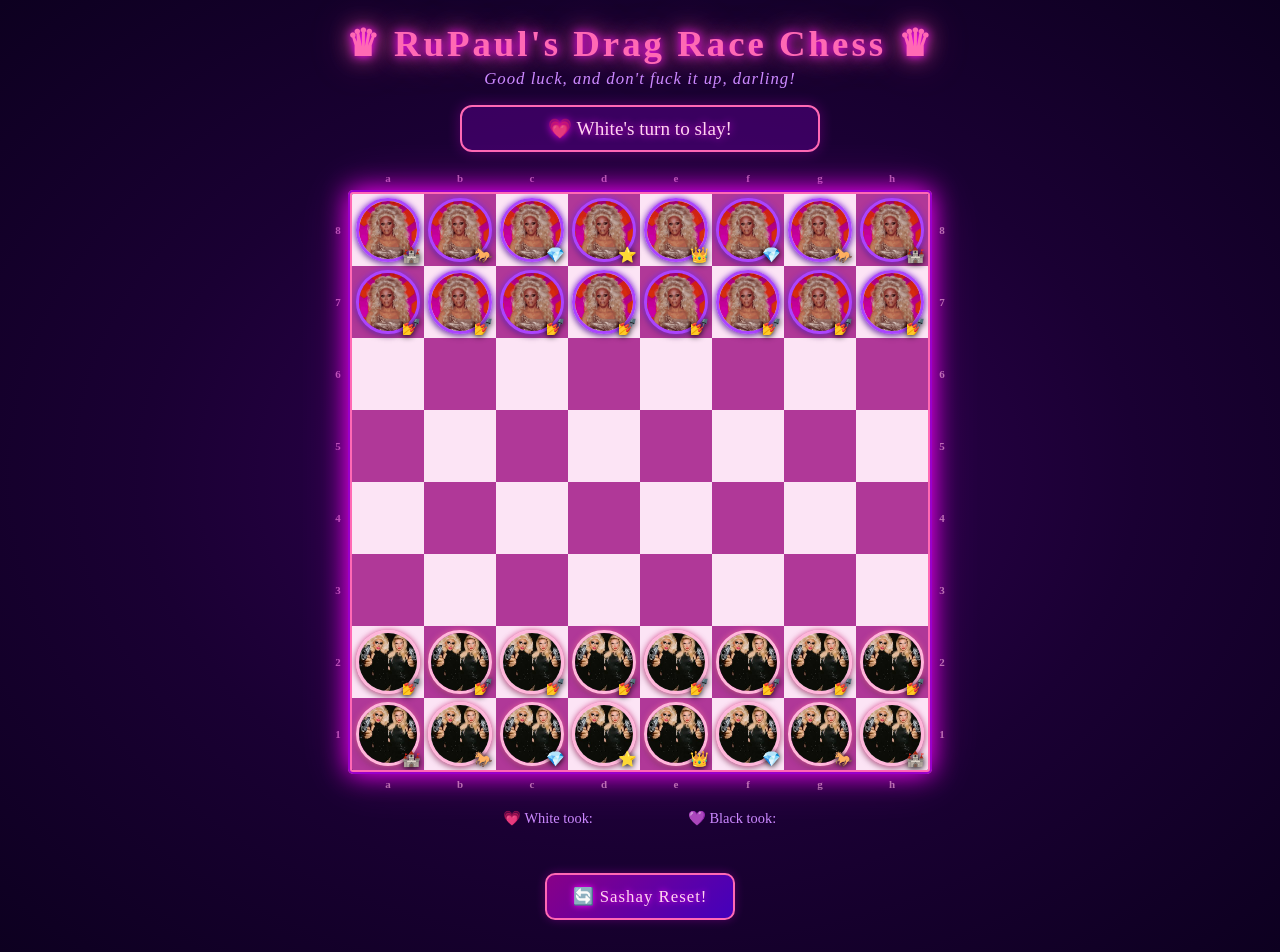
<file: rupaul-chess.html>
<!DOCTYPE html>
<html lang="en">
<head>
<meta charset="UTF-8">
<meta name="viewport" content="width=device-width, initial-scale=1.0">
<title>RuPaul's Drag Race Chess ♛</title>
<style>
* { box-sizing: border-box; margin: 0; padding: 0; }

body {
  background: radial-gradient(ellipse at center, #330055 0%, #1a0033 55%, #0d0020 100%);
  min-height: 100vh;
  display: flex;
  flex-direction: column;
  align-items: center;
  padding: 22px 16px 32px;
  font-family: Georgia, 'Times New Roman', serif;
  color: #ffd4f0;
  user-select: none;
}

h1 {
  color: #ff69b4;
  font-size: 2.3em;
  text-align: center;
  margin-bottom: 4px;
  text-shadow: 0 0 10px #ff00ff, 0 0 22px #ff69b4, 0 0 44px rgba(255,20,147,0.45);
  letter-spacing: 3px;
  animation: glow 2.4s ease-in-out infinite alternate;
}
@keyframes glow {
  from { text-shadow: 0 0 8px #ff00ff, 0 0 18px #ff69b4, 0 0 36px rgba(255,20,147,0.4); }
  to   { text-shadow: 0 0 16px #ff00ff, 0 0 32px #ff69b4, 0 0 64px rgba(255,20,147,0.7), 0 0 80px #ff1493; }
}

.subtitle {
  color: #cc88ff;
  font-style: italic;
  margin-bottom: 16px;
  font-size: 1.05em;
  letter-spacing: 1px;
}

#status {
  background: rgba(90, 0, 140, 0.5);
  border: 2px solid #ff69b4;
  border-radius: 12px;
  padding: 10px 30px;
  margin-bottom: 16px;
  font-size: 1.2em;
  color: #ffd4f0;
  text-shadow: 0 0 8px #ff00ff;
  min-width: 360px;
  text-align: center;
  box-shadow: 0 0 14px rgba(255,0,255,0.25);
  transition: background 0.3s;
}
#status.check-alert {
  background: rgba(180, 0, 50, 0.6);
  border-color: #ff2244;
}

/* Board wrapper with labels */
#board-wrap {
  display: flex;
  flex-direction: column;
  align-items: center;
}
.file-labels {
  display: grid;
  grid-template-columns: 20px repeat(8, 72px) 20px;
  width: calc(20px + 8*72px + 20px);
  margin-bottom: 2px;
}
.file-labels span, .rank-label {
  color: rgba(255,182,226,0.6);
  font-size: 11px;
  font-weight: bold;
  text-align: center;
  line-height: 20px;
}
.board-row-wrap {
  display: flex;
  align-items: center;
}
.rank-label { width: 20px; }

#board {
  display: grid;
  grid-template-columns: repeat(8, 72px);
  grid-template-rows: repeat(8, 72px);
  border: 4px solid #ff69b4;
  box-shadow: 0 0 26px #ff00ff, 0 0 52px rgba(255,0,255,0.22);
  border-radius: 5px;
  overflow: hidden;
  outline: 2px solid #9900cc;
  outline-offset: -2px;
}

.sq {
  width: 72px;
  height: 72px;
  position: relative;
  cursor: pointer;
  display: flex;
  align-items: center;
  justify-content: center;
  transition: background 0.08s;
}
.sq.light { background: #fce4f5; }
.sq.dark  { background: #b03898; }
.sq.selected { background: #f5e030 !important; box-shadow: inset 0 0 0 3px rgba(200,180,0,0.7); }
.sq.legal-empty::after {
  content: '';
  position: absolute;
  width: 24px;
  height: 24px;
  border-radius: 50%;
  background: rgba(0, 220, 90, 0.55);
  pointer-events: none;
  z-index: 5;
}
.sq.legal-capture { box-shadow: inset 0 0 0 4px rgba(0,220,90,0.8); }
.sq.king-check { background: #e01030 !important; }
.sq.last-from  { background: rgba(255,200,0,0.28) !important; }
.sq.last-to    { background: rgba(255,200,0,0.44) !important; }

/* Piece */
.piece {
  position: relative;
  width: 64px;
  height: 64px;
  pointer-events: none;
  flex-shrink: 0;
  z-index: 2;
}
.piece img {
  width: 64px;
  height: 64px;
  border-radius: 50%;
  object-fit: cover;
  object-position: 50% 12%;
  border: 3px solid;
  display: block;
  transition: transform 0.1s;
}
.sq.selected .piece img { transform: scale(1.06); }
.piece img.wp { border-color: #ffb6da; box-shadow: 0 0 6px #ff69b4, 0 2px 6px rgba(0,0,0,0.5); }
.piece img.bp { border-color: #aa44ff; box-shadow: 0 0 6px #9933ff, 0 2px 6px rgba(0,0,0,0.5); }

.piece img.wp-fallback { background: #cc1177; }
.piece img.bp-fallback { background: #4400aa; }

.badge {
  position: absolute;
  bottom: -1px;
  right: -1px;
  font-size: 15px;
  line-height: 1;
  pointer-events: none;
  filter: drop-shadow(0 1px 3px #000);
  z-index: 3;
}

/* Taken pieces display */
#taken-wrap {
  display: flex;
  gap: 24px;
  margin-top: 14px;
  font-size: 0.9em;
  color: #cc88ff;
}
.taken-side { text-align: center; min-width: 160px; }
.taken-side span { display: block; margin-bottom: 4px; }
.taken-pieces { font-size: 1.3em; letter-spacing: 2px; min-height: 24px; }

/* Controls */
#controls {
  margin-top: 18px;
  display: flex;
  gap: 14px;
}
.btn {
  background: linear-gradient(135deg, #880088, #4400bb);
  color: #ffd4f0;
  border: 2px solid #ff69b4;
  padding: 11px 26px;
  border-radius: 10px;
  font-size: 1.05em;
  cursor: pointer;
  font-family: Georgia, serif;
  letter-spacing: 1px;
  text-shadow: 0 0 6px #ff00ff;
  box-shadow: 0 0 10px rgba(255,0,255,0.25);
  transition: all 0.18s;
}
.btn:hover {
  background: linear-gradient(135deg, #cc00bb, #6600ee);
  box-shadow: 0 0 18px rgba(255,0,255,0.55);
  transform: translateY(-1px) scale(1.04);
}

/* Promotion overlay */
#promo-overlay {
  display: none;
  position: fixed;
  inset: 0;
  background: rgba(0,0,0,0.78);
  z-index: 300;
  align-items: center;
  justify-content: center;
}
#promo-overlay.show { display: flex; }
#promo-box {
  background: linear-gradient(160deg, #1a0033, #300055);
  border: 3px solid #ff69b4;
  border-radius: 16px;
  padding: 30px 40px;
  text-align: center;
  box-shadow: 0 0 50px #ff00ff;
}
#promo-box h2 { color: #ff69b4; margin-bottom: 8px; font-size: 1.5em; text-shadow: 0 0 12px #ff00ff; }
#promo-box p  { color: #cc88ff; margin-bottom: 20px; font-style: italic; }
.promo-row { display: flex; gap: 14px; justify-content: center; }
.promo-btn {
  background: #28004a;
  border: 2px solid #bb44ff;
  border-radius: 12px;
  width: 78px; height: 78px;
  font-size: 2.1em;
  cursor: pointer;
  display: flex; flex-direction: column; align-items: center; justify-content: center;
  gap: 2px;
  transition: all 0.14s;
  color: white;
}
.promo-btn:hover {
  background: #550099; border-color: #ff69b4;
  transform: scale(1.12); box-shadow: 0 0 16px #ff00ff;
}
.promo-btn small { font-size: 0.38em; color: #cc99ff; letter-spacing: 0.5px; }

/* Checkmate/stalemate overlay */
#end-overlay {
  display: none;
  position: fixed;
  inset: 0;
  background: rgba(0,0,0,0.72);
  z-index: 200;
  align-items: center;
  justify-content: center;
}
#end-overlay.show { display: flex; }
#end-box {
  background: linear-gradient(160deg, #1a0033, #2d0050);
  border: 3px solid #ff69b4;
  border-radius: 16px;
  padding: 36px 50px;
  text-align: center;
  box-shadow: 0 0 60px #ff00ff, 0 0 120px rgba(255,0,255,0.3);
  animation: popIn 0.3s cubic-bezier(0.2,1.4,0.5,1);
}
@keyframes popIn { from { transform: scale(0.6); opacity: 0; } to { transform: scale(1); opacity: 1; } }
#end-box .trophy { font-size: 4em; margin-bottom: 10px; }
#end-box h2 { color: #ff69b4; font-size: 2em; text-shadow: 0 0 14px #ff00ff; margin-bottom: 6px; }
#end-box p  { color: #cc88ff; font-style: italic; margin-bottom: 22px; font-size: 1.1em; }
</style>
</head>
<body>

<h1>♛ RuPaul's Drag Race Chess ♛</h1>
<p class="subtitle">Good luck, and don't fuck it up, darling!</p>

<div id="status">💗 White's turn to slay!</div>

<div id="board-wrap">
  <div class="file-labels">
    <span></span>
    <span>a</span><span>b</span><span>c</span><span>d</span>
    <span>e</span><span>f</span><span>g</span><span>h</span>
    <span></span>
  </div>
  <div class="board-row-wrap">
    <div id="rank-labels-left" style="display:flex;flex-direction:column;width:20px;"></div>
    <div id="board"></div>
    <div id="rank-labels-right" style="display:flex;flex-direction:column;width:20px;"></div>
  </div>
  <div class="file-labels">
    <span></span>
    <span>a</span><span>b</span><span>c</span><span>d</span>
    <span>e</span><span>f</span><span>g</span><span>h</span>
    <span></span>
  </div>
</div>

<div id="taken-wrap">
  <div class="taken-side">
    <span>💗 White took:</span>
    <div class="taken-pieces" id="white-took"></div>
  </div>
  <div class="taken-side">
    <span>💜 Black took:</span>
    <div class="taken-pieces" id="black-took"></div>
  </div>
</div>

<div id="controls">
  <button class="btn" onclick="resetGame()">🔄 Sashay Reset!</button>
</div>

<!-- Promotion dialog -->
<div id="promo-overlay">
  <div id="promo-box">
    <h2>✨ New Drag Look! ✨</h2>
    <p>Choose your transformation, queen!</p>
    <div class="promo-row">
      <button class="promo-btn" onclick="finishPromo('queen')">⭐<small>Queen</small></button>
      <button class="promo-btn" onclick="finishPromo('rook')">🏰<small>Rook</small></button>
      <button class="promo-btn" onclick="finishPromo('bishop')">💎<small>Bishop</small></button>
      <button class="promo-btn" onclick="finishPromo('knight')">🐎<small>Knight</small></button>
    </div>
  </div>
</div>

<!-- End game overlay -->
<div id="end-overlay">
  <div id="end-box">
    <div class="trophy" id="end-trophy"></div>
    <h2 id="end-title"></h2>
    <p id="end-sub"></p>
    <button class="btn" onclick="resetGame()">Play Again, Baby! 💅</button>
  </div>
</div>

<script>
'use strict';

// ── Image & emoji config ──────────────────────────────────────────────────────
const RUPAUL_WHITE = '[data-uri]';
const RUPAUL_BLACK = '[data-uri]';;

const BADGE = { king:'👑', queen:'⭐', rook:'🏰', bishop:'💎', knight:'🐎', pawn:'💅' };
const TAKEN_EMOJI = { king:'👑', queen:'⭐', rook:'🏰', bishop:'💎', knight:'🐎', pawn:'💅' };

// ── State ─────────────────────────────────────────────────────────────────────
let board;          // Array(64): null | {type, color}
let turn;           // 'white' | 'black'
let epSq;           // en-passant target square index | null
let castleR;        // { white:{k,q}, black:{k,q} }
let sel;            // selected square index | null
let targets;        // legal move targets for sel
let lastMove;       // { from, to } | null
let gameOver;       // false | { type:'checkmate'|'stalemate', winner? }
let pendingPromo;   // { to, color } during promotion pause
let takenByWhite, takenByBlack;

// ── Bit helpers ───────────────────────────────────────────────────────────────
const row = i => i >> 3;
const col = i => i & 7;
const sq  = (r, c) => (r << 3) | c;
const opp = c => c === 'white' ? 'black' : 'white';

// ── Reset ─────────────────────────────────────────────────────────────────────
function resetGame() {
  board = new Array(64).fill(null);
  turn  = 'white';
  epSq  = null;
  sel   = null;
  targets = [];
  lastMove = null;
  gameOver = false;
  pendingPromo = null;
  takenByWhite = [];
  takenByBlack = [];
  castleR = { white:{k:true,q:true}, black:{k:true,q:true} };

  const back = ['rook','knight','bishop','queen','king','bishop','knight','rook'];
  for (let c = 0; c < 8; c++) {
    board[sq(0,c)] = {type:back[c], color:'black'};
    board[sq(1,c)] = {type:'pawn',  color:'black'};
    board[sq(6,c)] = {type:'pawn',  color:'white'};
    board[sq(7,c)] = {type:back[c], color:'white'};
  }

  document.getElementById('promo-overlay').classList.remove('show');
  document.getElementById('end-overlay').classList.remove('show');
  render();
  updateStatus();
}

// ── Attack detection (uses passed board) ──────────────────────────────────────
function attacks(from, brd) {
  const p = brd[from];
  if (!p) return [];
  const r0 = row(from), c0 = col(from);
  const res = [];

  if (p.type === 'pawn') {
    const d = p.color === 'white' ? -1 : 1;
    for (const dc of [-1,1]) {
      const r1=r0+d, c1=c0+dc;
      if (r1>=0&&r1<8&&c1>=0&&c1<8) res.push(sq(r1,c1));
    }
    return res;
  }
  if (p.type === 'knight') {
    for (const [dr,dc] of [[-2,-1],[-2,1],[-1,-2],[-1,2],[1,-2],[1,2],[2,-1],[2,1]]) {
      const r1=r0+dr, c1=c0+dc;
      if (r1>=0&&r1<8&&c1>=0&&c1<8) res.push(sq(r1,c1));
    }
    return res;
  }
  if (p.type === 'king') {
    for (const [dr,dc] of [[-1,-1],[-1,0],[-1,1],[0,-1],[0,1],[1,-1],[1,0],[1,1]]) {
      const r1=r0+dr, c1=c0+dc;
      if (r1>=0&&r1<8&&c1>=0&&c1<8) res.push(sq(r1,c1));
    }
    return res;
  }
  const dirs = [];
  if (p.type==='bishop'||p.type==='queen') dirs.push([-1,-1],[-1,1],[1,-1],[1,1]);
  if (p.type==='rook'  ||p.type==='queen') dirs.push([-1,0],[1,0],[0,-1],[0,1]);
  for (const [dr,dc] of dirs) {
    let r1=r0+dr, c1=c0+dc;
    while (r1>=0&&r1<8&&c1>=0&&c1<8) {
      res.push(sq(r1,c1));
      if (brd[sq(r1,c1)]) break;
      r1+=dr; c1+=dc;
    }
  }
  return res;
}

function isAttacked(sqIdx, byColor, brd) {
  for (let i=0; i<64; i++) {
    if (brd[i]?.color===byColor) {
      const att = attacks(i, brd);
      for (let j=0; j<att.length; j++) if (att[j]===sqIdx) return true;
    }
  }
  return false;
}

function kingPos(color, brd) {
  for (let i=0; i<64; i++)
    if (brd[i]?.type==='king'&&brd[i].color===color) return i;
  return -1;
}

function inCheck(color, brd) {
  const k = kingPos(color, brd);
  return k !== -1 && isAttacked(k, opp(color), brd);
}

// ── Move simulation ───────────────────────────────────────────────────────────
function applyMove(from, to, brd, ep) {
  const b = brd.slice();
  const p = b[from];
  // En passant removal
  if (p.type==='pawn' && to===ep) {
    const cr = p.color==='white' ? row(to)+1 : row(to)-1;
    b[sq(cr, col(to))] = null;
  }
  // Castling rook
  if (p.type==='king' && Math.abs(col(to)-col(from))===2) {
    const kr = row(from);
    if (col(to)===6) { b[sq(kr,5)]=b[sq(kr,7)]; b[sq(kr,7)]=null; }
    else             { b[sq(kr,3)]=b[sq(kr,0)]; b[sq(kr,0)]=null; }
  }
  b[to]=p; b[from]=null;
  return b;
}

// ── Pseudo-legal moves (global board) ────────────────────────────────────────
function pseudoMoves(from) {
  const p = board[from];
  if (!p) return [];
  const r0=row(from), c0=col(from);
  const mv = [];

  if (p.type==='pawn') {
    const d = p.color==='white' ? -1 : 1;
    const sr= p.color==='white' ? 6 : 1;
    const fwd=sq(r0+d,c0);
    if (!board[fwd]) {
      mv.push(fwd);
      if (r0===sr && !board[sq(r0+2*d,c0)]) mv.push(sq(r0+2*d,c0));
    }
    for (const dc of [-1,1]) {
      const r1=r0+d, c1=c0+dc;
      if (r1>=0&&r1<8&&c1>=0&&c1<8) {
        const t=sq(r1,c1);
        if ((board[t]&&board[t].color!==p.color)||t===epSq) mv.push(t);
      }
    }
    return mv;
  }

  if (p.type==='knight') {
    for (const [dr,dc] of [[-2,-1],[-2,1],[-1,-2],[-1,2],[1,-2],[1,2],[2,-1],[2,1]]) {
      const r1=r0+dr, c1=c0+dc;
      if (r1>=0&&r1<8&&c1>=0&&c1<8) {
        const t=sq(r1,c1);
        if (!board[t]||board[t].color!==p.color) mv.push(t);
      }
    }
    return mv;
  }

  if (p.type==='king') {
    for (const [dr,dc] of [[-1,-1],[-1,0],[-1,1],[0,-1],[0,1],[1,-1],[1,0],[1,1]]) {
      const r1=r0+dr, c1=c0+dc;
      if (r1>=0&&r1<8&&c1>=0&&c1<8) {
        const t=sq(r1,c1);
        if (!board[t]||board[t].color!==p.color) mv.push(t);
      }
    }
    // Castling
    const cr   = castleR[p.color];
    const oppC = opp(p.color);
    const kr   = p.color==='white' ? 7 : 0;
    if (r0===kr && c0===4 && !inCheck(p.color, board)) {
      // Kingside: f,g empty; rook on h; f not attacked
      if (cr.k && !board[sq(kr,5)] && !board[sq(kr,6)]
          && board[sq(kr,7)]?.type==='rook' && board[sq(kr,7)]?.color===p.color
          && !isAttacked(sq(kr,5), oppC, board)) {
        mv.push(sq(kr,6));
      }
      // Queenside: b,c,d empty; rook on a; d not attacked
      if (cr.q && !board[sq(kr,1)] && !board[sq(kr,2)] && !board[sq(kr,3)]
          && board[sq(kr,0)]?.type==='rook' && board[sq(kr,0)]?.color===p.color
          && !isAttacked(sq(kr,3), oppC, board)) {
        mv.push(sq(kr,2));
      }
    }
    return mv;
  }

  const dirs = [];
  if (p.type==='bishop'||p.type==='queen') dirs.push([-1,-1],[-1,1],[1,-1],[1,1]);
  if (p.type==='rook'  ||p.type==='queen') dirs.push([-1,0],[1,0],[0,-1],[0,1]);
  for (const [dr,dc] of dirs) {
    let r1=r0+dr, c1=c0+dc;
    while (r1>=0&&r1<8&&c1>=0&&c1<8) {
      const t=sq(r1,c1);
      if (board[t]) { if (board[t].color!==p.color) mv.push(t); break; }
      mv.push(t);
      r1+=dr; c1+=dc;
    }
  }
  return mv;
}

// Legal moves = pseudo minus those that leave own king in check
function legalMoves(from) {
  const p = board[from];
  if (!p || p.color !== turn) return [];
  return pseudoMoves(from).filter(to => {
    const b2 = applyMove(from, to, board, epSq);
    return !inCheck(p.color, b2);
  });
}

function hasAnyLegal(color) {
  const saved = turn;
  turn = color;
  for (let i=0; i<64; i++) {
    if (board[i]?.color===color && legalMoves(i).length>0) {
      turn = saved; return true;
    }
  }
  turn = saved;
  return false;
}

// ── Execute a move ────────────────────────────────────────────────────────────
function doMove(from, to) {
  const p = board[from];

  // Update castling rights
  if (p.type==='king') { castleR[p.color].k=false; castleR[p.color].q=false; }
  if (p.type==='rook') {
    if (col(from)===7) castleR[p.color].k=false;
    if (col(from)===0) castleR[p.color].q=false;
  }
  // If capturing opponent's rook, strip their rights too
  if (board[to]?.type==='rook') {
    if (col(to)===7) castleR[opp(p.color)].k=false;
    if (col(to)===0) castleR[opp(p.color)].q=false;
  }

  // Track taken pieces
  if (board[to]) {
    (p.color==='white' ? takenByWhite : takenByBlack).push(board[to].type);
  }
  // En passant capture
  if (p.type==='pawn' && to===epSq) {
    const cr = p.color==='white' ? row(to)+1 : row(to)-1;
    const capPiece = board[sq(cr, col(to))];
    if (capPiece) (p.color==='white' ? takenByWhite : takenByBlack).push(capPiece.type);
  }

  // New ep square
  const newEp = (p.type==='pawn' && Math.abs(row(to)-row(from))===2)
    ? sq((row(from)+row(to))/2, col(from)) : null;

  board  = applyMove(from, to, board, epSq);
  epSq   = newEp;
  lastMove = {from, to};
  sel    = null;
  targets = [];

  // Pawn promotion?
  if (p.type==='pawn' && (row(to)===0||row(to)===7)) {
    pendingPromo = {to, color:p.color};
    render();
    document.getElementById('promo-overlay').classList.add('show');
    return;
  }

  turn = opp(turn);
  render();
  checkEnd();
  updateStatus();
}

function finishPromo(type) {
  if (!pendingPromo) return;
  board[pendingPromo.to] = {type, color:pendingPromo.color};
  (pendingPromo.color==='white'?takenByWhite:takenByBlack); // no extra piece
  pendingPromo = null;
  document.getElementById('promo-overlay').classList.remove('show');
  turn = opp(turn);
  render();
  checkEnd();
  updateStatus();
}

function checkEnd() {
  if (!hasAnyLegal(turn)) {
    gameOver = inCheck(turn, board)
      ? {type:'checkmate', winner:opp(turn)}
      : {type:'stalemate'};
    showEndScreen();
  }
}

function showEndScreen() {
  const ov = document.getElementById('end-overlay');
  const trophy = document.getElementById('end-trophy');
  const title  = document.getElementById('end-title');
  const sub    = document.getElementById('end-sub');
  if (gameOver.type==='checkmate') {
    const w = gameOver.winner;
    trophy.textContent = w==='white' ? '💗' : '💜';
    title.textContent  = `${cap(w)} wins! Checkmate!`;
    sub.textContent    = `Condragulations, ${w} queen! You are the winner! 🎉`;
  } else {
    trophy.textContent = '🤝';
    title.textContent  = 'Stalemate!';
    sub.textContent    = `It's a draw, darling! Both queens survive!`;
  }
  ov.classList.add('show');
}

function updateStatus() {
  const el = document.getElementById('status');
  if (gameOver) {
    el.classList.remove('check-alert');
    el.textContent = gameOver.type==='checkmate'
      ? `👑 ${cap(gameOver.winner)} wins! Checkmate!`
      : `🤝 Stalemate — it's a draw!`;
    return;
  }
  const chk = inCheck(turn, board);
  el.classList.toggle('check-alert', chk);
  el.textContent = (turn==='white'?'💗':'💜') + ` ${cap(turn)}'s turn to slay!` + (chk?' ⚠️ CHECK!':'');
}

const cap = s => s.charAt(0).toUpperCase()+s.slice(1);

// ── Click handling ────────────────────────────────────────────────────────────
function clickSq(i) {
  if (gameOver || pendingPromo) return;
  const p = board[i];

  if (sel !== null) {
    if (targets.includes(i)) { doMove(sel, i); return; }
    if (p?.color===turn) { sel=i; targets=legalMoves(i); render(); return; }
    sel=null; targets=[]; render(); return;
  }
  if (p?.color===turn) { sel=i; targets=legalMoves(i); render(); }
}

// ── Render ────────────────────────────────────────────────────────────────────
const RANKS = ['8','7','6','5','4','3','2','1'];

function render() {
  const boardEl = document.getElementById('board');
  boardEl.innerHTML = '';

  const checkKing = inCheck(turn, board) ? kingPos(turn, board) : -1;
  const isCapture = i => board[i] || i===epSq;

  for (let i=0; i<64; i++) {
    const r0=row(i), c0=col(i);
    const light = (r0+c0)%2===0;
    const div = document.createElement('div');
    div.className = 'sq '+(light?'light':'dark');

    if (i===sel)                        div.classList.add('selected');
    else if (targets.includes(i))       div.classList.add(isCapture(i)?'legal-capture':'legal-empty');
    if (i===checkKing)                  div.classList.add('king-check');
    if (lastMove && i===lastMove.from)  div.classList.add('last-from');
    if (lastMove && i===lastMove.to)    div.classList.add('last-to');

    div.onclick = () => clickSq(i);

    const piece = board[i];
    if (piece) {
      const wrap = document.createElement('div');
      wrap.className = 'piece';
      const img = document.createElement('img');
      img.src = piece.color==='white' ? RUPAUL_WHITE : RUPAUL_BLACK;
      img.alt = piece.color+' '+piece.type;
      img.className = piece.color==='white' ? 'wp' : 'bp';
      img.onerror = function() {
        this.src = 'data:image/svg+xml,%3Csvg xmlns="http://www.w3.org/2000/svg" width="64" height="64"%3E%3Ccircle cx="32" cy="32" r="30" fill="%23'+(piece.color==='white'?'cc1177':'4400aa')+'"%2F%3E%3C%2Fsvg%3E';
      };
      const badge = document.createElement('span');
      badge.className = 'badge';
      badge.textContent = BADGE[piece.type];
      wrap.appendChild(img);
      wrap.appendChild(badge);
      div.appendChild(wrap);
    }

    boardEl.appendChild(div);
  }

  // Rank labels
  const ll = document.getElementById('rank-labels-left');
  const lr = document.getElementById('rank-labels-right');
  ll.innerHTML = lr.innerHTML = '';
  for (let r0=0; r0<8; r0++) {
    for (const el of [ll, lr]) {
      const sp = document.createElement('span');
      sp.className = 'rank-label';
      sp.style.height = '72px';
      sp.style.display = 'flex';
      sp.style.alignItems = 'center';
      sp.style.justifyContent = 'center';
      sp.textContent = RANKS[r0];
      el.appendChild(sp);
    }
  }

  // Taken pieces
  document.getElementById('white-took').textContent =
    takenByWhite.map(t=>TAKEN_EMOJI[t]).join('');
  document.getElementById('black-took').textContent =
    takenByBlack.map(t=>TAKEN_EMOJI[t]).join('');
}

// ── Go! ───────────────────────────────────────────────────────────────────────
resetGame();
</script>
</body>
</html>
</file>
<file: personal-portfolio/style.css>
/* ═══════════════════════════════════════════════
   TOKENS & RESET
═══════════════════════════════════════════════ */
:root {
  /* backgrounds — near-black with warm purple depth */
  --bg:          #09000d;
  --bg-alt:      #0f0015;
  --bg-card:     #160018;
  --border:      #3d1050;
  --border-glow: rgba(255, 45, 120, 0.25);

  /* text */
  --text:        #fce8f5;
  --text-muted:  #9a7a90;

  /* accent palette */
  --pink:        #ff2d78;   /* hot pink — primary */
  --pink-light:  #ff85b3;   /* soft pink */
  --pink-dim:    #40001f;   /* dark pink for glows */
  --lavender:    #bf5af2;   /* secondary */
  --chrome:      #c8bcd8;   /* silver/chrome */

  /* terminal-only colors */
  --green:       #30d158;
  --yellow:      #ffd60a;
  --red:         #ff453a;

  /* aliases used throughout */
  --accent:      var(--pink);
  --accent-dim:  var(--pink-dim);
  --tag-bg:      #230020;

  /* typography */
  --font-display: 'Cormorant Garamond', Georgia, serif;
  --font-mono:    'JetBrains Mono', 'Fira Code', monospace;
  --font-sans:    'Inter', system-ui, sans-serif;

  /* layout */
  --radius:      8px;
  --radius-lg:   14px;
  --nav-h:       60px;
  --transition:  0.2s ease;
  --max-w:       960px;
}

*, *::before, *::after { box-sizing: border-box; margin: 0; padding: 0; }

html {
  scroll-behavior: smooth;
  scroll-padding-top: var(--nav-h);
}

body {
  background: var(--bg);
  color: var(--text);
  font-family: var(--font-sans);
  font-size: 1rem;
  line-height: 1.7;
  -webkit-font-smoothing: antialiased;
  /* subtle noise grain overlay */
  background-image: url("data:image/svg+xml,%3Csvg viewBox='0 0 200 200' xmlns='http://www.w3.org/2000/svg'%3E%3Cfilter id='n'%3E%3CfeTurbulence type='fractalNoise' baseFrequency='0.75' numOctaves='4' stitchTiles='stitch'/%3E%3C/filter%3E%3Crect width='100%25' height='100%25' filter='url(%23n)' opacity='0.03'/%3E%3C/svg%3E");
}

img, svg { display: block; max-width: 100%; }
a { color: var(--accent); text-decoration: none; }
a:hover { text-decoration: underline; }
ul { list-style: none; }
button { font-family: inherit; cursor: pointer; border: none; background: none; }

/* ═══════════════════════════════════════════════
   NAV
═══════════════════════════════════════════════ */
.nav-wrapper {
  position: sticky;
  top: 0;
  z-index: 100;
  height: var(--nav-h);
  background: rgba(9, 0, 13, 0.88);
  backdrop-filter: blur(16px);
  -webkit-backdrop-filter: blur(16px);
  border-bottom: 1px solid transparent;
  transition: border-color var(--transition);
}

.nav-wrapper.scrolled {
  border-color: var(--border);
}

.nav-inner {
  max-width: var(--max-w);
  margin: 0 auto;
  padding: 0 1.5rem;
  height: 100%;
  display: flex;
  align-items: center;
  justify-content: space-between;
}

.nav-logo {
  font-family: var(--font-mono);
  font-size: 1.15rem;
  font-weight: 700;
  color: var(--text);
  letter-spacing: -0.5px;
}

.nav-logo .accent {
  color: var(--pink);
  font-size: 0.9rem;
  margin-left: 1px;
  filter: drop-shadow(0 0 6px var(--pink));
}

.nav-links {
  display: flex;
  gap: 2rem;
}

.nav-links a {
  font-family: var(--font-mono);
  font-size: 0.82rem;
  color: var(--text-muted);
  letter-spacing: 0.03em;
  transition: color var(--transition);
}

.nav-links a:hover,
.nav-links a.active {
  color: var(--pink-light);
  text-decoration: none;
}

/* hamburger */
.nav-toggle {
  display: none;
  flex-direction: column;
  gap: 5px;
  padding: 4px;
}

.nav-toggle span {
  display: block;
  width: 22px;
  height: 2px;
  background: var(--text);
  border-radius: 2px;
  transition: transform 0.25s ease, opacity 0.25s ease;
}

.nav-toggle[aria-expanded="true"] span:nth-child(1) {
  transform: translateY(7px) rotate(45deg);
}
.nav-toggle[aria-expanded="true"] span:nth-child(2) { opacity: 0; }
.nav-toggle[aria-expanded="true"] span:nth-child(3) {
  transform: translateY(-7px) rotate(-45deg);
}

/* ═══════════════════════════════════════════════
   HERO
═══════════════════════════════════════════════ */
.hero {
  position: relative;
  min-height: calc(100vh - var(--nav-h));
  display: flex;
  align-items: center;
  justify-content: center;
  padding: 4rem 1.5rem;
  overflow: hidden;
}

/* glowing orb background */
.hero-bg {
  position: absolute;
  inset: 0;
  pointer-events: none;
  background:
    radial-gradient(ellipse 60% 50% at 50% 60%, rgba(255, 45, 120, 0.12) 0%, transparent 70%),
    radial-gradient(ellipse 40% 30% at 70% 30%, rgba(191, 90, 242, 0.08) 0%, transparent 60%);
  animation: orb-drift 12s ease-in-out infinite alternate;
}

@keyframes orb-drift {
  from { transform: scale(1) translate(0, 0); }
  to   { transform: scale(1.08) translate(-2%, 2%); }
}

/* ═══════════════════════════════════════════════
   TERMINAL
═══════════════════════════════════════════════ */
.terminal {
  position: relative;
  width: 100%;
  max-width: 640px;
  background: rgba(22, 0, 24, 0.9);
  border: 1px solid var(--border);
  border-radius: var(--radius-lg);
  box-shadow:
    0 0 0 1px rgba(255, 45, 120, 0.08),
    0 24px 64px rgba(0, 0, 0, 0.6),
    0 0 80px rgba(255, 45, 120, 0.06);
  overflow: hidden;
  /* glossy top highlight */
  backdrop-filter: blur(2px);
}

.terminal::before {
  content: '';
  position: absolute;
  top: 0; left: 0; right: 0;
  height: 1px;
  background: linear-gradient(90deg, transparent, rgba(255, 133, 179, 0.4), transparent);
}

.terminal-bar {
  background: rgba(15, 0, 21, 0.9);
  border-bottom: 1px solid var(--border);
  padding: 0.65rem 1rem;
  display: flex;
  align-items: center;
  gap: 0.5rem;
}

.dot {
  width: 12px;
  height: 12px;
  border-radius: 50%;
}
.dot--red    { background: var(--red); }
.dot--yellow { background: var(--yellow); }
.dot--green  { background: var(--green); }

.terminal-title {
  margin-left: 0.5rem;
  font-family: var(--font-mono);
  font-size: 0.75rem;
  color: var(--text-muted);
}

.terminal-body {
  padding: 1.5rem 1.75rem 2rem;
  font-family: var(--font-mono);
  font-size: 0.95rem;
  min-height: 160px;
}

.terminal-line {
  display: flex;
  align-items: baseline;
  gap: 0.6rem;
  margin-bottom: 0.5rem;
}

.prompt {
  color: var(--pink-light);
  user-select: none;
  flex-shrink: 0;
}

.typed { color: var(--text); }

.cursor {
  display: inline-block;
  color: var(--pink);
  animation: blink 1s step-end infinite;
  filter: drop-shadow(0 0 4px var(--pink));
  line-height: 1;
}

.cursor.hidden { display: none; }

@keyframes blink {
  0%, 100% { opacity: 1; }
  50%       { opacity: 0; }
}

.terminal-output {
  margin-top: 1.25rem;
  padding-top: 1.25rem;
  border-top: 1px solid var(--border);
  line-height: 1.8;
  animation: fadeUp 0.5s ease forwards;
}

.terminal-output p { color: var(--text-muted); }
.terminal-output strong { color: var(--text); }

.output-hint {
  margin-top: 1rem;
  font-size: 0.8rem;
  color: var(--pink-light);
  animation: pulse 2.5s ease-in-out infinite;
}

@keyframes fadeUp {
  from { opacity: 0; transform: translateY(10px); }
  to   { opacity: 1; transform: translateY(0); }
}

@keyframes pulse {
  0%, 100% { opacity: 0.4; }
  50%       { opacity: 1; }
}

/* ═══════════════════════════════════════════════
   SHARED SECTION STYLES
═══════════════════════════════════════════════ */
.section {
  padding: 5.5rem 1.5rem;
}

.section--alt {
  background: var(--bg-alt);
  position: relative;
}

/* subtle top-edge glow on alt sections */
.section--alt::before {
  content: '';
  position: absolute;
  top: 0; left: 10%; right: 10%;
  height: 1px;
  background: linear-gradient(90deg, transparent, var(--border-glow), transparent);
}

.container {
  max-width: var(--max-w);
  margin: 0 auto;
}

/* ─── section titles use display font ─── */
.section-title {
  font-family: var(--font-display);
  font-size: clamp(2rem, 5vw, 2.8rem);
  font-style: italic;
  font-weight: 400;
  letter-spacing: 0.01em;
  margin-bottom: 2.5rem;
  color: var(--text);
  line-height: 1.1;
}

.section-title .accent {
  color: var(--pink);
  font-style: normal;
  font-size: 0.7em;
  margin-left: 4px;
  vertical-align: middle;
  filter: drop-shadow(0 0 8px var(--pink));
}

/* ═══════════════════════════════════════════════
   ABOUT
═══════════════════════════════════════════════ */
.about-grid {
  display: grid;
  grid-template-columns: 1fr 280px;
  gap: 3rem;
  align-items: start;
}

.about-text p {
  color: var(--text-muted);
  margin-bottom: 1.25rem;
  font-size: 1.05rem;
}

.about-card {
  background: var(--bg-card);
  border: 1px solid var(--border);
  border-radius: var(--radius-lg);
  padding: 1.5rem;
  position: relative;
  overflow: hidden;
}

/* pink gloss edge on card */
.about-card::before {
  content: '';
  position: absolute;
  top: 0; left: 0; right: 0;
  height: 1px;
  background: linear-gradient(90deg, transparent, rgba(255, 133, 179, 0.5), transparent);
}

.about-stats {
  display: flex;
  flex-direction: column;
  gap: 1.2rem;
}

.about-stats li {
  display: flex;
  flex-direction: column;
  gap: 0.2rem;
}

.stat-label {
  font-family: var(--font-mono);
  font-size: 0.68rem;
  color: var(--pink-light);
  text-transform: uppercase;
  letter-spacing: 0.1em;
}

.stat-value {
  font-size: 0.88rem;
  color: var(--text-muted);
}

/* ═══════════════════════════════════════════════
   BUTTONS
═══════════════════════════════════════════════ */
.btn {
  display: inline-flex;
  align-items: center;
  gap: 0.4rem;
  padding: 0.6rem 1.5rem;
  border-radius: 999px;   /* pill shape — Y2K staple */
  font-family: var(--font-mono);
  font-size: 0.82rem;
  font-weight: 700;
  letter-spacing: 0.04em;
  transition: background var(--transition), color var(--transition),
              box-shadow var(--transition), transform var(--transition);
  cursor: pointer;
}

.btn--primary {
  background: var(--pink);
  color: #fff;
  border: 1px solid var(--pink);
  box-shadow: 0 0 20px rgba(255, 45, 120, 0.3);
}

.btn--primary:hover {
  background: transparent;
  color: var(--pink-light);
  text-decoration: none;
  box-shadow: 0 0 0 1px var(--pink), 0 0 24px rgba(255, 45, 120, 0.2);
  transform: translateY(-1px);
}

/* ═══════════════════════════════════════════════
   PROJECT CARDS
═══════════════════════════════════════════════ */
.project-grid {
  display: grid;
  grid-template-columns: repeat(auto-fill, minmax(280px, 1fr));
  gap: 1.25rem;
}

.project-card {
  background: var(--bg-card);
  border: 1px solid var(--border);
  border-radius: var(--radius-lg);
  padding: 1.5rem;
  display: flex;
  flex-direction: column;
  gap: 0.75rem;
  position: relative;
  overflow: hidden;
  transition: border-color var(--transition), transform var(--transition),
              box-shadow var(--transition);
  text-decoration: none;
  color: inherit;
}

/* gloss top edge */
.project-card::before {
  content: '';
  position: absolute;
  top: 0; left: 0; right: 0;
  height: 1px;
  background: linear-gradient(90deg, transparent, rgba(255, 133, 179, 0.25), transparent);
  opacity: 0;
  transition: opacity var(--transition);
}

.project-card:hover {
  border-color: var(--pink);
  transform: translateY(-4px);
  box-shadow: 0 12px 40px rgba(255, 45, 120, 0.15);
  text-decoration: none;
}

.project-card:hover::before { opacity: 1; }

.card-header {
  display: flex;
  align-items: flex-start;
  justify-content: space-between;
  gap: 0.5rem;
}

.card-repo {
  font-family: var(--font-mono);
  font-size: 0.92rem;
  font-weight: 700;
  color: var(--pink-light);
  word-break: break-all;
}

.card-link-icon {
  flex-shrink: 0;
  color: var(--text-muted);
  transition: color var(--transition);
}

.project-card:hover .card-link-icon { color: var(--pink-light); }

.card-desc {
  font-size: 0.88rem;
  color: var(--text-muted);
  line-height: 1.6;
  flex: 1;
}

.card-tags {
  display: flex;
  flex-wrap: wrap;
  gap: 0.4rem;
  margin-top: auto;
}

.tag {
  background: var(--tag-bg);
  color: var(--text-muted);
  font-family: var(--font-mono);
  font-size: 0.7rem;
  padding: 0.18rem 0.55rem;
  border-radius: 999px;   /* pill tags */
  border: 1px solid var(--border);
  white-space: nowrap;
  transition: border-color var(--transition), color var(--transition);
}

.project-card:hover .tag {
  border-color: rgba(255, 45, 120, 0.3);
  color: var(--chrome);
}

/* ═══════════════════════════════════════════════
   SKILLS
═══════════════════════════════════════════════ */
.skills-groups {
  display: grid;
  grid-template-columns: repeat(auto-fill, minmax(220px, 1fr));
  gap: 2.5rem;
}

.skill-group-label {
  font-family: var(--font-mono);
  font-size: 0.72rem;
  color: var(--pink-light);
  text-transform: uppercase;
  letter-spacing: 0.12em;
  margin-bottom: 1rem;
  font-weight: 700;
}

.skill-list {
  display: flex;
  flex-direction: column;
  gap: 0.55rem;
}

.skill-list li {
  font-size: 0.95rem;
  color: var(--text-muted);
  padding-left: 1.1rem;
  position: relative;
  transition: color var(--transition);
}

.skill-list li::before {
  content: '✦';
  position: absolute;
  left: 0;
  color: var(--pink);
  font-size: 0.5rem;
  top: 0.38em;
  filter: drop-shadow(0 0 3px var(--pink));
}

.skill-list li:hover { color: var(--text); }

/* ═══════════════════════════════════════════════
   CONTACT
═══════════════════════════════════════════════ */
.contact-intro {
  color: var(--text-muted);
  margin-bottom: 2rem;
  font-size: 1.05rem;
}

.contact-form {
  max-width: 540px;
  display: flex;
  flex-direction: column;
  gap: 1.25rem;
}

.form-row {
  display: flex;
  flex-direction: column;
  gap: 0.4rem;
  position: relative;
}

.form-row label {
  font-family: var(--font-mono);
  font-size: 0.72rem;
  color: var(--pink-light);
  text-transform: uppercase;
  letter-spacing: 0.1em;
}

.form-row input,
.form-row textarea {
  background: var(--bg-card);
  border: 1px solid var(--border);
  border-radius: var(--radius);
  color: var(--text);
  font-family: var(--font-sans);
  font-size: 0.95rem;
  padding: 0.65rem 0.9rem;
  outline: none;
  transition: border-color var(--transition), box-shadow var(--transition);
  resize: vertical;
}

.form-row input::placeholder,
.form-row textarea::placeholder {
  color: var(--text-muted);
  opacity: 0.5;
}

.form-row input:focus,
.form-row textarea:focus {
  border-color: var(--pink);
  box-shadow: 0 0 0 3px rgba(255, 45, 120, 0.12);
}

.form-row input.invalid,
.form-row textarea.invalid {
  border-color: var(--red);
}

.field-error {
  font-size: 0.78rem;
  color: var(--red);
  min-height: 1em;
}

.form-status {
  font-family: var(--font-mono);
  font-size: 0.85rem;
  color: var(--green);
  min-height: 1.5em;
}

.form-status.error { color: var(--red); }

.contact-links {
  display: flex;
  gap: 1.5rem;
  margin-top: 3rem;
}

.contact-links a {
  display: inline-flex;
  align-items: center;
  gap: 0.5rem;
  font-family: var(--font-mono);
  font-size: 0.88rem;
  color: var(--text-muted);
  transition: color var(--transition);
}

.contact-links a:hover {
  color: var(--pink-light);
  text-decoration: none;
}

/* ═══════════════════════════════════════════════
   FOOTER
═══════════════════════════════════════════════ */
.footer {
  padding: 2rem 1.5rem;
  text-align: center;
  border-top: 1px solid var(--border);
  font-family: var(--font-mono);
  font-size: 0.78rem;
  color: var(--text-muted);
}

.footer a {
  color: var(--text-muted);
  transition: color var(--transition);
}

.footer a:hover {
  color: var(--pink-light);
  text-decoration: none;
}

/* ═══════════════════════════════════════════════
   SCROLL REVEAL
═══════════════════════════════════════════════ */
.reveal {
  opacity: 0;
  transform: translateY(24px);
  transition: opacity 0.6s ease, transform 0.6s ease;
}

.reveal.revealed {
  opacity: 1;
  transform: none;
}

/* ═══════════════════════════════════════════════
   RESPONSIVE
═══════════════════════════════════════════════ */
@media (max-width: 700px) {
  .nav-links {
    display: none;
    position: absolute;
    top: var(--nav-h);
    left: 0; right: 0;
    background: var(--bg-alt);
    border-bottom: 1px solid var(--border);
    flex-direction: column;
    gap: 0;
    padding: 0.5rem 0;
  }

  .nav-links.open { display: flex; }

  .nav-links a {
    padding: 0.9rem 1.5rem;
    font-size: 0.95rem;
  }

  .nav-toggle { display: flex; }

  .about-grid { grid-template-columns: 1fr; }

  .hero {
    padding: 2.5rem 1rem;
    align-items: flex-start;
    padding-top: 3rem;
  }

  .terminal-body {
    padding: 1.25rem 1.25rem 1.75rem;
    font-size: 0.82rem;
  }
}

@media (max-width: 480px) {
  .section { padding: 3.5rem 1rem; }
  .project-grid { grid-template-columns: 1fr; }
  .skills-groups { grid-template-columns: 1fr; }
}
</file>
